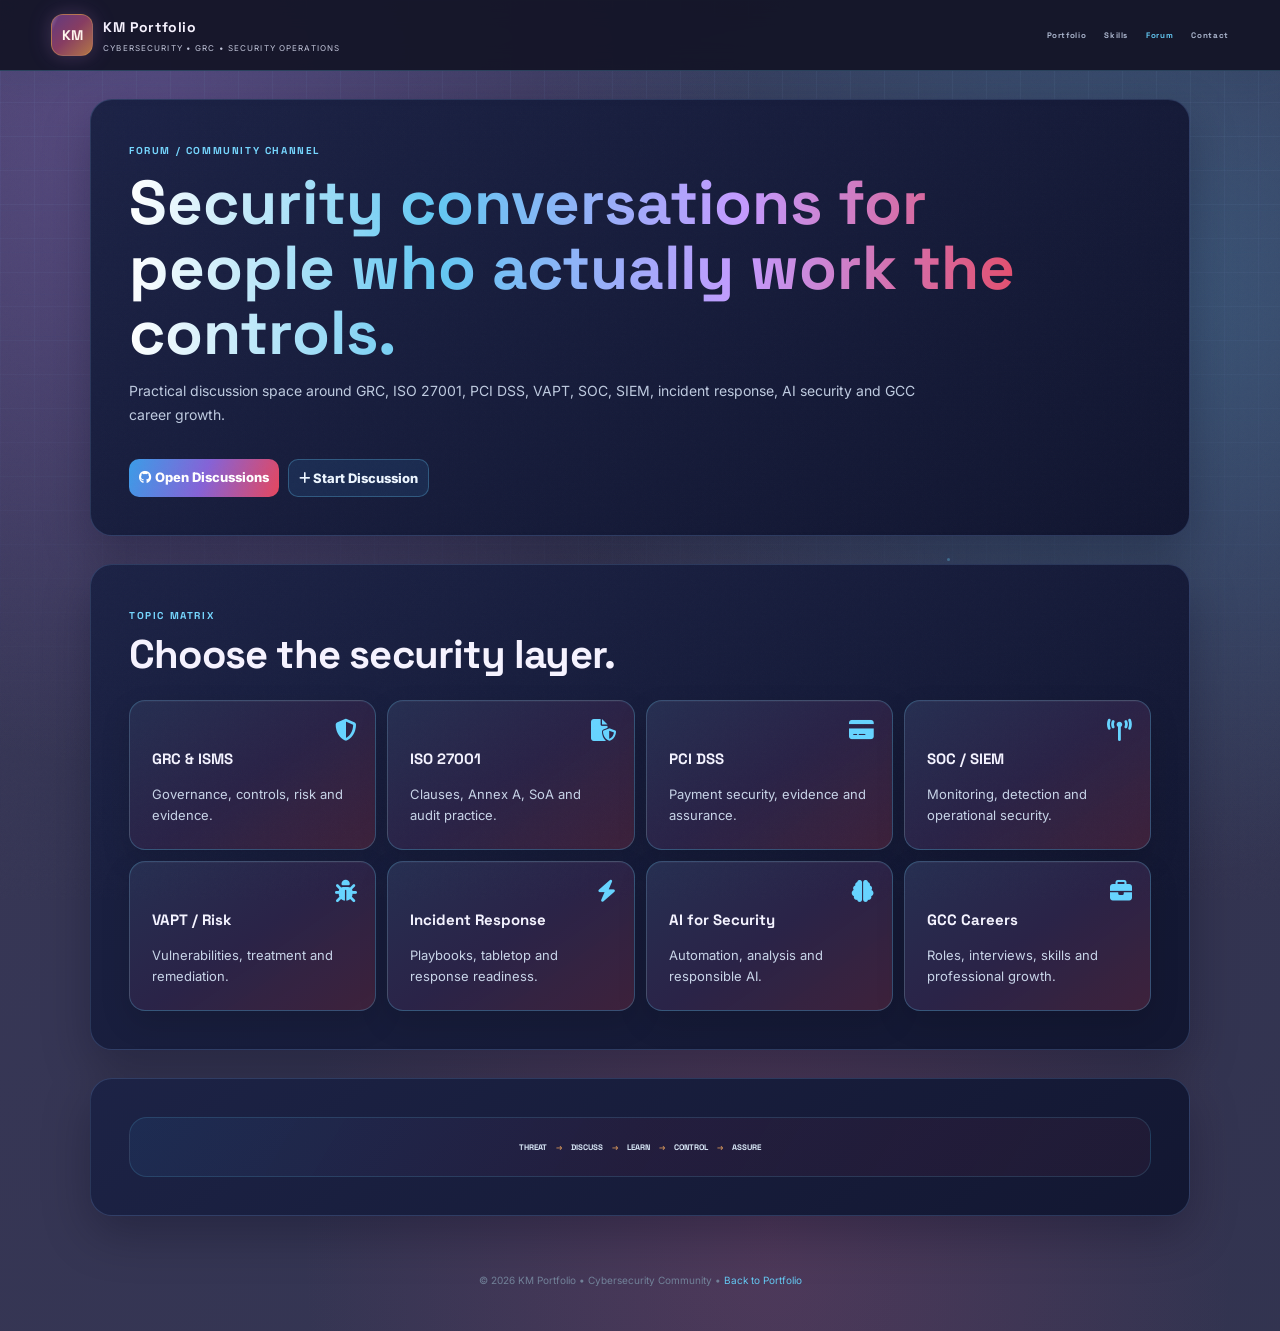
<file: forum.html>
<!doctype html><html lang="en"><head><meta charset="utf-8"><meta name="viewport" content="width=device-width,initial-scale=1"><meta name="description" content="KM Portfolio Forum — practical cybersecurity discussions by Karthikeyan M."><meta name="theme-color" content="#090B1D"><link rel="canonical" href="https://karthikmani24.github.io/Portfolio_Karthikeyan-M/forum.html"><title>KM Portfolio | Forum</title><link rel="icon" href="assets/icons/favicon.svg" type="image/svg+xml"><link rel="preconnect" href="https://fonts.googleapis.com"><link rel="preconnect" href="https://fonts.gstatic.com" crossorigin><link href="https://fonts.googleapis.com/css2?family=Inter:wght@400;500;600;700;800&family=Space+Grotesk:wght@500;600;700&display=swap" rel="stylesheet"><link rel="stylesheet" href="https://cdnjs.cloudflare.com/ajax/libs/font-awesome/6.5.2/css/all.min.css" crossorigin="anonymous" referrerpolicy="no-referrer"><link rel="stylesheet" href="assets/css/style.css"></head><body><div class="v11-noise" aria-hidden="true"></div><div class="v11-grid" aria-hidden="true"></div><div class="v11-particles" aria-hidden="true"><i></i><i></i><i></i><i></i><i></i><i></i><i></i><i></i></div><header class="v11-top"><a class="v11-brand" href="index.html"><span>KM</span><b>KM Portfolio</b><small>CYBERSECURITY • GRC • SECURITY OPERATIONS</small></a><nav class="forum-nav-v11"><a href="index.html">Portfolio</a><a href="index.html#skills">Skills</a><a class="active" href="forum.html">Forum</a><a href="index.html#contact">Contact</a></nav></header><main><section class="v11-section forum-page-hero"><div class="v11-heading"><small>FORUM / COMMUNITY CHANNEL</small><h1>Security conversations for people who actually work the controls.</h1><p>Practical discussion space around GRC, ISO 27001, PCI DSS, VAPT, SOC, SIEM, incident response, AI security and GCC career growth.</p></div><div class="forum-actions-v11"><a class="v11-btn primary" href="https://github.com/Karthikmani24/Portfolio_Karthikeyan-M/discussions" target="_blank" rel="noopener"><i class="fa-brands fa-github"></i> Open Discussions</a><a class="v11-btn" href="https://github.com/Karthikmani24/Portfolio_Karthikeyan-M/discussions/new" target="_blank" rel="noopener"><i class="fa-solid fa-plus"></i> Start Discussion</a></div></section><section class="v11-section"><div class="v11-heading"><small>TOPIC MATRIX</small><h2>Choose the security layer.</h2></div><div class="forum-topic-grid"><a href="https://github.com/Karthikmani24/Portfolio_Karthikeyan-M/discussions" target="_blank" rel="noopener" class="forum-topic"><i class="fa-solid fa-shield-halved"></i><b>GRC & ISMS</b><span>Governance, controls, risk and evidence.</span></a><a href="https://github.com/Karthikmani24/Portfolio_Karthikeyan-M/discussions" target="_blank" rel="noopener" class="forum-topic"><i class="fa-solid fa-file-shield"></i><b>ISO 27001</b><span>Clauses, Annex A, SoA and audit practice.</span></a><a href="https://github.com/Karthikmani24/Portfolio_Karthikeyan-M/discussions" target="_blank" rel="noopener" class="forum-topic"><i class="fa-solid fa-credit-card"></i><b>PCI DSS</b><span>Payment security, evidence and assurance.</span></a><a href="https://github.com/Karthikmani24/Portfolio_Karthikeyan-M/discussions" target="_blank" rel="noopener" class="forum-topic"><i class="fa-solid fa-tower-broadcast"></i><b>SOC / SIEM</b><span>Monitoring, detection and operational security.</span></a><a href="https://github.com/Karthikmani24/Portfolio_Karthikeyan-M/discussions" target="_blank" rel="noopener" class="forum-topic"><i class="fa-solid fa-bug"></i><b>VAPT / Risk</b><span>Vulnerabilities, treatment and remediation.</span></a><a href="https://github.com/Karthikmani24/Portfolio_Karthikeyan-M/discussions" target="_blank" rel="noopener" class="forum-topic"><i class="fa-solid fa-bolt"></i><b>Incident Response</b><span>Playbooks, tabletop and response readiness.</span></a><a href="https://github.com/Karthikmani24/Portfolio_Karthikeyan-M/discussions" target="_blank" rel="noopener" class="forum-topic"><i class="fa-solid fa-brain"></i><b>AI for Security</b><span>Automation, analysis and responsible AI.</span></a><a href="https://github.com/Karthikmani24/Portfolio_Karthikeyan-M/discussions" target="_blank" rel="noopener" class="forum-topic"><i class="fa-solid fa-briefcase"></i><b>GCC Careers</b><span>Roles, interviews, skills and professional growth.</span></a></div></section><section class="v11-section"><div class="forum-control-dna"><span>THREAT</span><i>→</i><span>DISCUSS</span><i>→</i><span>LEARN</span><i>→</i><span>CONTROL</span><i>→</i><span>ASSURE</span></div></section></main><footer class="v11-footer">© 2026 KM Portfolio • Cybersecurity Community • <a href="index.html">Back to Portfolio</a></footer></body></html>
</file>
<file: assets/css/style.css>
@import url('https://fonts.googleapis.com/css2?family=Inter:wght@400;500;600;700;800&family=Space+Grotesk:wght@500;600;700&display=swap');
:root{
 --bg:#080A18;--bg2:#0D1030;--panel:rgba(15,20,46,.78);--panel2:rgba(21,27,59,.82);
 --blue:#3BA7FF;--electric:#69D9FF;--purple:#9A67FF;--burg:#76264F;--red:#F04B62;--copper:#C98A52;
 --text:#F5F7FF;--muted:#AEB9D0;--line:rgba(105,217,255,.18);--shadow:0 24px 80px rgba(0,0,0,.42);
}
*{box-sizing:border-box}
html{scroll-behavior:smooth}
body{margin:0;background:
 radial-gradient(circle at 8% 10%,rgba(154,103,255,.18),transparent 25%),
 radial-gradient(circle at 90% 12%,rgba(59,167,255,.18),transparent 25%),
 radial-gradient(circle at 78% 76%,rgba(118,38,79,.20),transparent 27%),
 radial-gradient(circle at 20% 88%,rgba(240,75,98,.08),transparent 25%),
 linear-gradient(135deg,#070917,#0C1026 45%,#10152F 70%,#090A18);
 color:var(--text);font-family:Inter,system-ui,sans-serif;overflow-x:hidden}
body:before{content:"";position:fixed;inset:0;pointer-events:none;background:radial-gradient(circle at 50% 40%,transparent 0 22%,rgba(154,103,255,.045) 50%,transparent 72%);animation:v11Breath 10s ease-in-out infinite alternate;z-index:-2}
@keyframes v11Breath{to{transform:scale(1.08);opacity:.75}}
.v11-noise{position:fixed;inset:0;pointer-events:none;opacity:.035;z-index:10;background-image:url("data:image/svg+xml,%3Csvg xmlns='http://www.w3.org/2000/svg' width='140' height='140'%3E%3Cfilter id='n'%3E%3CfeTurbulence baseFrequency='.9' numOctaves='3' stitchTiles='stitch'/%3E%3C/filter%3E%3Crect width='100%25' height='100%25' filter='url(%23n)' opacity='.55'/%3E%3C/svg%3E")}
.v11-grid{position:fixed;inset:0;pointer-events:none;z-index:-1;background:linear-gradient(rgba(105,217,255,.055) 1px,transparent 1px),linear-gradient(90deg,rgba(154,103,255,.045) 1px,transparent 1px);background-size:42px 42px;mask-image:linear-gradient(to bottom,#000,transparent 88%);animation:v11Grid 24s linear infinite}
@keyframes v11Grid{to{background-position:42px 42px}}
.v11-particles i{position:fixed;width:3px;height:3px;border-radius:50%;background:var(--electric);box-shadow:0 0 14px var(--electric);opacity:.45;animation:v11Particle 8s ease-in-out infinite;z-index:-1}
.v11-particles i:nth-child(1){left:12%;top:22%}.v11-particles i:nth-child(2){left:82%;top:20%;animation-delay:1s;background:var(--copper)}.v11-particles i:nth-child(3){left:24%;top:70%;animation-delay:2s;background:var(--red)}.v11-particles i:nth-child(4){left:74%;top:62%;animation-delay:3s}.v11-particles i:nth-child(5){left:52%;top:28%;animation-delay:4s;background:var(--purple)}.v11-particles i:nth-child(6){left:90%;top:82%;animation-delay:5s;background:var(--red)}.v11-particles i:nth-child(7){left:7%;top:88%;animation-delay:6s;background:var(--copper)}.v11-particles i:nth-child(8){left:46%;top:86%;animation-delay:7s}
@keyframes v11Particle{0%,100%{transform:translate3d(0,0,0);opacity:.25}50%{transform:translate3d(0,-18px,0);opacity:.9}}
.v11-top{position:sticky;top:0;z-index:30;display:flex;align-items:center;justify-content:space-between;gap:20px;padding:14px clamp(18px,4vw,64px);background:rgba(6,8,22,.78);border-bottom:1px solid var(--line);backdrop-filter:blur(16px)}
.v11-brand{display:grid;grid-template-columns:42px 1fr;column-gap:10px;text-decoration:none;color:var(--text);align-items:center}.v11-brand span{grid-row:span 2;width:42px;height:42px;border-radius:12px;display:grid;place-items:center;font:800 14px "Space Grotesk";background:linear-gradient(135deg,var(--purple),var(--blue),var(--burg));box-shadow:0 0 30px rgba(59,167,255,.2);animation:v11Logo 5s ease-in-out infinite}.v11-brand b{font:800 13px "Space Grotesk";letter-spacing:.08em}.v11-brand small{font-size:8px;letter-spacing:.14em;color:var(--muted)}@keyframes v11Logo{50%{transform:rotate(2deg) translateY(-2px);box-shadow:0 0 40px rgba(154,103,255,.28)}}
#v11Nav{display:flex;gap:18px}#v11Nav a{color:#C9D5E8;text-decoration:none;font-size:12px;font-weight:700;position:relative}#v11Nav a:after{content:"";position:absolute;left:0;right:100%;bottom:-7px;height:2px;background:linear-gradient(90deg,var(--blue),var(--red));transition:.3s}#v11Nav a:hover:after{right:0}.v11-menu{display:none}
.v11-shell{width:min(1200px,calc(100% - 36px));margin:42px auto 0}.v11-hero{display:grid;grid-template-columns:300px 1fr;gap:28px;align-items:stretch}
.v11-profile-card,.v11-hero-main,.v11-section,.v11-command,.timeline-card,.skill-matrix article,.vault-card,.project-v11,.contact-v11{border:1px solid var(--line);background:linear-gradient(145deg,rgba(20,27,59,.84),rgba(8,12,29,.78));box-shadow:var(--shadow);border-radius:22px}
.v11-profile-card{padding:26px;position:relative;overflow:hidden}.v11-profile-card:before{content:"";position:absolute;inset:0;background:linear-gradient(120deg,transparent 30%,rgba(105,217,255,.07),transparent 70%);transform:translateX(-120%);animation:v11Sweep 8s ease-in-out infinite}@keyframes v11Sweep{35%,100%{transform:translateX(120%)}}
.v11-avatar{width:132px;height:132px;margin:0 auto 18px;border-radius:34px;display:grid;place-items:center;position:relative;background:radial-gradient(circle at 35% 25%,var(--purple),var(--burg) 50%,#090A18 78%);border:1px solid rgba(105,217,255,.35);box-shadow:0 0 55px rgba(154,103,255,.2),inset 0 0 30px rgba(255,255,255,.04);font:800 28px "Space Grotesk"}.v11-avatar i{position:absolute;inset:-10px;border:1px dashed rgba(105,217,255,.3);border-radius:42px;animation:v11Spin 12s linear infinite}@keyframes v11Spin{to{transform:rotate(360deg)}}
.v11-status{font:800 8px "Space Grotesk";letter-spacing:.11em;color:#91F1C1;text-align:center}.v11-status span{display:inline-block;width:7px;height:7px;border-radius:50%;background:#72E4A8;box-shadow:0 0 12px #72E4A8;margin-right:6px;animation:v11Blink 1.8s ease-in-out infinite}@keyframes v11Blink{50%{opacity:.3;transform:scale(.65)}}
.v11-profile-card h1{text-align:center;font:800 22px "Space Grotesk";margin:14px 0 7px}.v11-role{text-align:center;color:#B8C4D8;font-size:12px;line-height:1.6}.v11-location{font-size:10px;color:var(--muted);text-align:center}.v11-location i{color:var(--electric)}
.v11-profile-actions{display:grid;grid-template-columns:1fr 1fr;gap:8px;margin:18px 0}.v11-profile-actions a,.v11-btn{border:1px solid rgba(105,217,255,.22);border-radius:10px;padding:10px;text-align:center;text-decoration:none;color:#DCEBFA;font-size:10px;font-weight:800;background:rgba(59,167,255,.06)}.v11-profile-actions a:hover,.v11-btn:hover{border-color:var(--electric);box-shadow:0 0 25px rgba(59,167,255,.12)}
.v11-profile-tags{display:flex;flex-wrap:wrap;gap:6px}.v11-profile-tags span{font:700 7px "Space Grotesk";color:#B7DFFF;border:1px solid rgba(154,103,255,.25);padding:5px 7px;border-radius:999px;background:rgba(118,38,79,.12)}.v11-side-note{margin-top:20px;padding-top:16px;border-top:1px solid rgba(105,217,255,.1);display:flex;gap:9px;color:var(--muted);font-size:9px}.v11-side-note i{color:var(--copper)}.v11-side-note b{color:#E8F1FF}
.v11-hero-main{padding:38px;overflow:hidden;position:relative}.v11-kicker{display:flex;align-items:center;gap:10px;color:var(--electric);font:800 9px "Space Grotesk";letter-spacing:.11em}.v11-kicker i{width:34px;height:1px;background:linear-gradient(90deg,var(--blue),var(--red));animation:v11Line 2s ease-in-out infinite alternate}@keyframes v11Line{to{width:70px}}
.v11-hero-main h2{max-width:850px;font:800 clamp(32px,5vw,66px)/1.04 "Space Grotesk";margin:26px 0 18px;letter-spacing:-.035em}.v11-hero-main h2 em{font-style:normal;background:linear-gradient(90deg,#FFF,var(--electric),#C49BFF,var(--red));-webkit-background-clip:text;background-clip:text;color:transparent}.v11-intro{max-width:760px;color:#C0CBDB;font-size:15px;line-height:1.75}
.v11-about-grid{display:grid;grid-template-columns:repeat(3,1fr);gap:10px;margin-top:28px}.v11-about-grid article{padding:15px;border:1px solid rgba(105,217,255,.1);border-radius:14px;background:rgba(8,12,28,.4);animation:v11Card 5s ease-in-out infinite}.v11-about-grid article:nth-child(2){animation-delay:1s}.v11-about-grid article:nth-child(3){animation-delay:2s}@keyframes v11Card{50%{transform:translateY(-3px);border-color:rgba(201,138,82,.24)}}.v11-about-grid span{font:700 7px "Space Grotesk";color:var(--copper)}.v11-about-grid b{display:block;font-size:13px;margin:7px 0}.v11-about-grid p{margin:0;color:#98A9BF;font-size:10px;line-height:1.6}
.v11-command{margin-top:22px;padding:14px;background:linear-gradient(120deg,rgba(59,167,255,.08),rgba(118,38,79,.11));overflow:hidden;position:relative}.command-head{display:flex;justify-content:space-between;font:800 8px "Space Grotesk";letter-spacing:.1em;color:#B9D8EA}.command-head i{color:var(--electric)}.command-head small{color:var(--copper)}
.dna{display:flex;align-items:center;gap:7px;justify-content:center;flex-wrap:wrap;margin-top:18px}.dna-node{padding:8px 10px;border-radius:9px;border:1px solid rgba(105,217,255,.2);background:rgba(5,10,25,.72);font:800 7px "Space Grotesk";color:#DDEBFA;position:relative;animation:v11Dna 3.5s ease-in-out infinite}.dna-node.n2{animation-delay:.5s}.dna-node.n3{animation-delay:1s}.dna-node.n4{animation-delay:1.5s}.dna-node.n5{animation-delay:2s}.dna-node.n1{border-color:rgba(240,75,98,.4)}.dna-node.n3{border-color:rgba(201,138,82,.45)}.dna-node.n5{border-color:rgba(154,103,255,.45)}@keyframes v11Dna{50%{transform:translateY(-4px);box-shadow:0 0 22px rgba(59,167,255,.12)}}.dna>b{}.dna i{width:18px;height:1px;background:linear-gradient(90deg,var(--red),var(--electric));position:relative}.dna i:after{content:"";position:absolute;width:5px;height:5px;border-radius:50%;background:var(--electric);right:0;top:-2px;box-shadow:0 0 9px var(--electric);animation:v11Flow 1.6s linear infinite}@keyframes v11Flow{from{right:100%}to{right:0}}
.v11-section{width:min(1100px,calc(100% - 36px));margin:28px auto;padding:38px}.v11-heading small{font:800 8px "Space Grotesk";color:var(--electric);letter-spacing:.16em}.v11-heading h2{font:800 clamp(25px,3.3vw,40px)/1.12 "Space Grotesk";margin:10px 0 8px}.v11-heading p{color:var(--muted);font-size:11px}.v11-heading code{color:var(--copper)}
.about-copy{max-width:850px;color:#BAC7D8;font-size:14px;line-height:1.9}.about-copy p{margin:0 0 15px}
.resume-grid{display:grid;grid-template-columns:1fr 1fr;gap:18px;margin-top:22px}.resume-column h3{font:800 12px "Space Grotesk";color:#DCEBFA}.resume-column h3 i{color:var(--copper);margin-right:7px}.timeline-card{padding:19px;margin-top:12px;border-radius:16px;animation:v11Card 6s ease-in-out infinite}.timeline-card:nth-child(3){animation-delay:1.4s}.timeline-card span,.project-v11>span,.vault-card>span{font:800 7px "Space Grotesk";color:var(--electric);letter-spacing:.1em}.timeline-card h4{font:700 17px Space Grotesk;margin:8px 0}.timeline-card p{color:#A9B8CB;font-size:11px;line-height:1.7}.timeline-card b{font:800 7px "Space Grotesk";color:var(--copper);letter-spacing:.08em}.resume-actions{margin-top:20px}
.v11-btn.primary{background:linear-gradient(110deg,var(--blue),var(--purple),var(--red));border:none;color:white}
.skill-matrix{display:grid;grid-template-columns:repeat(3,1fr);gap:12px;margin-top:22px}.skill-matrix article{padding:20px;border-radius:17px;position:relative;overflow:hidden}.skill-matrix article:after{content:"";position:absolute;left:-100%;top:0;width:55%;height:1px;background:linear-gradient(90deg,transparent,var(--electric),transparent);animation:v11Scan 7s linear infinite}.skill-matrix article:nth-child(2):after{animation-delay:1s}.skill-matrix article:nth-child(3):after{animation-delay:2s}.skill-matrix article:nth-child(4):after{animation-delay:3s}.skill-matrix article:nth-child(5):after{animation-delay:4s}.skill-matrix article:nth-child(6):after{animation-delay:5s}@keyframes v11Scan{to{left:150%}}.skill-matrix i{font-size:18px;color:var(--blue)}.skill-matrix span{display:block;font:800 7px "Space Grotesk";color:var(--electric);margin-top:13px}.skill-matrix b{display:block;margin-top:6px;font-size:18px}.skill-matrix p{color:#99A9BE;font-size:10px;line-height:1.6}
.vault-grid{display:grid;grid-template-columns:repeat(3,1fr);gap:13px;margin-top:22px}.vault-card{padding:19px;border-radius:17px;position:relative;overflow:hidden;transition:transform .3s,border-color .3s}.vault-card:hover{transform:translateY(-5px);border-color:rgba(105,217,255,.4)}.vault-card:before{content:"";position:absolute;inset:0;background:linear-gradient(110deg,transparent 35%,rgba(105,217,255,.08),transparent 65%);transform:translateX(-120%);animation:v11Sweep 7s ease-in-out infinite}.vault-icon{width:46px;height:46px;border-radius:13px;display:grid;place-items:center;background:linear-gradient(135deg,rgba(59,167,255,.2),rgba(118,38,79,.28));color:var(--electric);font-size:17px;margin-bottom:13px}.vault-card h3{font-size:15px;line-height:1.35;margin:7px 0}.vault-card small{color:#9EADC1;font-size:10px}.view-cert,.project-cert-link{margin-top:14px;width:100%;padding:9px;border-radius:9px;border:1px solid rgba(105,217,255,.22);background:rgba(59,167,255,.06);color:#DCEBFA;font:800 7px "Space Grotesk";cursor:pointer}.view-cert:hover,.project-cert-link:hover{border-color:var(--copper);box-shadow:0 0 22px rgba(201,138,82,.12)}
.project-grid{display:grid;grid-template-columns:1fr 1fr;gap:15px;margin-top:22px}.project-v11{padding:22px;border-radius:18px;overflow:hidden;position:relative}.project-v11:nth-child(1){background:linear-gradient(135deg,rgba(59,167,255,.11),rgba(118,38,79,.11))}.project-v11:nth-child(2){background:linear-gradient(135deg,rgba(105,217,255,.09),rgba(240,75,98,.08))}.project-v11:nth-child(3){background:linear-gradient(135deg,rgba(154,103,255,.1),rgba(201,138,82,.08))}.project-v11:nth-child(4){background:linear-gradient(135deg,rgba(118,38,79,.13),rgba(59,167,255,.08))}.project-v11 h3{font-size:20px;margin:9px 0}.project-v11 p{color:#A6B5C8;font-size:11px;line-height:1.7}.project-chain{display:flex;flex-wrap:wrap;align-items:center;gap:6px;margin-top:15px}.project-chain i{font:800 6px "Space Grotesk";font-style:normal;color:#DDEBFA;padding:6px 7px;border-radius:7px;background:rgba(5,10,25,.7);border:1px solid rgba(105,217,255,.14)}.project-chain b{font-size:10px;color:var(--copper)}.contact-v11{padding:25px;display:flex;justify-content:space-between;align-items:center;gap:18px}.contact-v11 p{margin:0;color:#B4C1D2;line-height:1.7;font-size:12px}.contact-actions{display:flex;gap:8px;flex-wrap:wrap}
.v11-modal{position:fixed;inset:0;background:rgba(2,4,14,.88);backdrop-filter:blur(12px);z-index:100;display:none;align-items:center;justify-content:center;padding:20px}.v11-modal.open{display:flex;animation:v11Modal .25s ease}@keyframes v11Modal{from{opacity:0}to{opacity:1}}.modal-close{position:absolute;right:24px;top:20px;width:40px;height:40px;border-radius:50%;border:1px solid rgba(105,217,255,.3);background:#10162E;color:white;cursor:pointer}.modal-shell{width:min(1000px,95vw);height:min(86vh,800px);background:#0B1024;border:1px solid rgba(105,217,255,.22);border-radius:18px;overflow:hidden;box-shadow:0 30px 100px rgba(0,0,0,.55)}.modal-head{height:48px;display:flex;align-items:center;justify-content:space-between;padding:0 15px;border-bottom:1px solid rgba(105,217,255,.12);font:800 8px "Space Grotesk";color:var(--electric)}.modal-head small{color:#8293AA;max-width:55%;overflow:hidden;text-overflow:ellipsis;white-space:nowrap}.modal-shell iframe,.modal-shell img{width:100%;height:calc(100% - 48px);border:0;object-fit:contain;background:#0B1024}
@media(max-width:900px){.v11-hero{grid-template-columns:1fr}.v11-profile-card{max-width:520px;margin:auto;width:100%}.skill-matrix{grid-template-columns:repeat(2,1fr)}.vault-grid{grid-template-columns:repeat(2,1fr)}}
@media(max-width:700px){.v11-top{padding:11px 15px}.v11-brand b{font-size:10px}.v11-brand small{font-size:6px}.v11-menu{display:block;background:none;border:1px solid var(--line);color:white;border-radius:8px;padding:8px}.v11-top nav{position:absolute;left:12px;right:12px;top:70px;display:none;flex-direction:column;padding:12px;border:1px solid var(--line);border-radius:14px;background:#0B1024;box-shadow:var(--shadow)}.v11-top nav.open{display:flex}.v11-shell,.v11-section{width:min(100% - 20px,1100px)}.v11-hero-main,.v11-section{padding:24px}.v11-hero-main h2{font-size:31px}.v11-about-grid{grid-template-columns:1fr}.resume-grid,.project-grid{grid-template-columns:1fr}.skill-matrix,.vault-grid{grid-template-columns:1fr}.contact-v11{display:block}.contact-actions{margin-top:15px}.v11-profile-card{padding:22px}.dna{gap:5px}.dna i{width:10px}.dna-node{padding:7px 6px;font-size:6px}.v11-grid{background-size:30px 30px}}
@media(max-width:420px){.v11-brand small{display:none}.v11-hero-main h2{font-size:27px}.v11-heading h2{font-size:24px}.v11-section{padding:20px}.v11-profile-actions{grid-template-columns:1fr}.project-chain b{display:none}.project-chain{gap:5px}.dna-node{font-size:5.5px}}
@media(prefers-reduced-motion:reduce){*,*:before,*:after{animation:none!important;transition:none!important;scroll-behavior:auto!important}}
@media(hover:none) and (pointer:coarse){.vault-card:hover,.v11-btn:hover,.view-cert:hover{transform:none;box-shadow:none}.v11-grid{animation-duration:40s}.v11-particles i{animation-duration:12s}.v11-sweep{animation-duration:14s}}

/* V11 update: interactive skill tabs, hidden contact reveal and forum teaser */
.skill-tabs{display:grid;grid-template-columns:repeat(6,1fr);gap:8px;margin-top:22px}
.skill-tab{min-height:74px;border:1px solid rgba(105,217,255,.14);border-radius:14px;background:rgba(8,12,28,.55);color:#B8C7DA;cursor:pointer;padding:12px 8px;font:700 8px "Space Grotesk";transition:transform .25s,border-color .25s,background .25s,box-shadow .25s}
.skill-tab i{display:block;font-size:18px;color:var(--blue);margin-bottom:8px}.skill-tab span{display:block}.skill-tab:hover{transform:translateY(-3px);border-color:rgba(105,217,255,.35)}
.skill-tab.active{background:linear-gradient(135deg,rgba(59,167,255,.14),rgba(154,103,255,.12),rgba(240,75,98,.08));border-color:rgba(105,217,255,.48);box-shadow:0 0 28px rgba(59,167,255,.09);color:#F7FAFF}.skill-tab.active i{color:var(--electric)}
.skill-panel-wrap{margin-top:12px}.skill-panel{min-height:190px;padding:24px;border-radius:18px;display:grid;grid-template-columns:62px 1fr;gap:18px;align-items:start;background:linear-gradient(135deg,rgba(59,167,255,.08),rgba(118,38,79,.10),rgba(154,103,255,.06));border:1px solid rgba(105,217,255,.16);position:relative;overflow:hidden}.skill-panel[hidden]{display:none}
.skill-panel:before{content:"";position:absolute;left:-20%;top:0;width:40%;height:1px;background:linear-gradient(90deg,transparent,var(--red),var(--electric),transparent);animation:v11SkillScan 4.5s linear infinite}.skill-panel-icon{width:58px;height:58px;border-radius:16px;display:grid;place-items:center;background:linear-gradient(135deg,rgba(59,167,255,.18),rgba(154,103,255,.18));border:1px solid rgba(105,217,255,.18);color:var(--electric);font-size:21px;box-shadow:0 0 28px rgba(59,167,255,.08)}.skill-panel small{font:800 7px "Space Grotesk";color:var(--copper);letter-spacing:.12em}.skill-panel h3{font:800 25px "Space Grotesk";margin:6px 0 8px}.skill-panel p{max-width:780px;color:#AAB9CB;font-size:12px;line-height:1.75;margin:0}.skill-pills{display:flex;flex-wrap:wrap;gap:6px;margin-top:14px}.skill-pills b{font:800 7px "Space Grotesk";color:#DCEBFA;padding:7px 8px;border:1px solid rgba(105,217,255,.14);border-radius:8px;background:rgba(5,10,25,.55)}
@keyframes v11SkillScan{to{left:110%}}
.contact-reveal{font:800 7px "Space Grotesk"}.contact-reveal-status{min-height:30px;margin-top:10px;color:var(--electric);font:700 10px Space Grotesk}.contact-reveal-status a{color:inherit;text-decoration:none;border-bottom:1px dashed rgba(105,217,255,.4)}
.forum-teaser-card{display:flex;justify-content:space-between;align-items:center;gap:22px;padding:25px;border-radius:18px;background:linear-gradient(135deg,rgba(59,167,255,.08),rgba(118,38,79,.13),rgba(240,75,98,.06));border:1px solid rgba(105,217,255,.16);position:relative;overflow:hidden}.forum-teaser-card:after{content:"";position:absolute;inset:0;pointer-events:none;background:linear-gradient(105deg,transparent 35%,rgba(105,217,255,.07),transparent 65%);transform:translateX(-110%);animation:v11ForumSweep 6s ease-in-out infinite}.forum-teaser-card>div:first-child{position:relative;z-index:1}.forum-teaser-card>div:first-child>span{font:800 7px "Space Grotesk";color:var(--electric);letter-spacing:.12em}.forum-teaser-card h3{font-size:19px;margin:8px 0}.forum-teaser-card p{color:#AAB9CB;font-size:11px;line-height:1.7;max-width:700px;margin:0}.forum-teaser-card .contact-actions{position:relative;z-index:1}.forum-teaser .v11-btn{white-space:nowrap}
@keyframes v11ForumSweep{to{transform:translateX(110%)}}
@media(max-width:900px){.skill-tabs{grid-template-columns:repeat(3,1fr)}.forum-teaser-card{display:block}.forum-teaser-card .contact-actions{margin-top:16px}}
@media(max-width:700px){.skill-tabs{grid-template-columns:repeat(2,1fr)}.skill-panel{grid-template-columns:1fr;min-height:0}.skill-panel-icon{width:50px;height:50px}.skill-panel h3{font-size:21px}.forum-teaser-card{padding:20px}}
@media(max-width:420px){.skill-tabs{grid-template-columns:1fr 1fr}.skill-tab{min-height:68px;font-size:7px}}
@media(prefers-reduced-motion:reduce){.skill-panel:before,.forum-teaser-card:after{animation:none!important}}

.forum-nav-v11{display:flex;gap:18px;align-items:center}.forum-nav-v11 a{color:#AEB9D0;text-decoration:none;font:700 8px "Space Grotesk";letter-spacing:.08em}.forum-nav-v11 a:hover,.forum-nav-v11 a.active{color:var(--electric)}
.forum-page-hero{min-height:46vh;display:flex;flex-direction:column;justify-content:center}.forum-page-hero h1{font:800 clamp(32px,5vw,62px)/1.05 "Space Grotesk";max-width:920px;margin:12px 0;background:linear-gradient(90deg,#fff,var(--electric),#C49BFF,var(--red));-webkit-background-clip:text;background-clip:text;color:transparent}.forum-page-hero p{max-width:820px;color:#B4C2D4;font-size:14px;line-height:1.8}.forum-actions-v11{display:flex;gap:9px;flex-wrap:wrap;margin-top:18px}.forum-topic-grid{display:grid;grid-template-columns:repeat(4,1fr);gap:11px;margin-top:22px}.forum-topic{min-height:150px;padding:18px;border-radius:16px;color:#fff;text-decoration:none;background:linear-gradient(135deg,rgba(59,167,255,.08),rgba(118,38,79,.12));border:1px solid rgba(105,217,255,.14);display:flex;flex-direction:column;justify-content:flex-end;position:relative;overflow:hidden;transition:transform .25s,border-color .25s}.forum-topic:hover{transform:translateY(-5px);border-color:rgba(105,217,255,.38)}.forum-topic i{position:absolute;top:18px;right:18px;color:var(--electric);font-size:18px}.forum-topic b{font:800 11px "Space Grotesk";color:#EAF4FF}.forum-topic span{color:#9DADC2;font-size:10px;line-height:1.55;margin-top:7px}.forum-control-dna{display:flex;justify-content:center;align-items:center;flex-wrap:wrap;gap:9px;padding:24px;border-radius:18px;background:linear-gradient(120deg,rgba(59,167,255,.08),rgba(118,38,79,.12),rgba(240,75,98,.06));border:1px solid rgba(105,217,255,.15);font:800 8px "Space Grotesk";color:#DCEBFA}.forum-control-dna i{font-style:normal;color:var(--copper)}.v11-footer{text-align:center;padding:30px 20px 45px;color:#718198;font-size:10px}.v11-footer a{color:var(--electric);text-decoration:none}
@media(max-width:900px){.forum-topic-grid{grid-template-columns:repeat(2,1fr)}}
@media(max-width:700px){.forum-nav-v11{gap:9px}.forum-nav-v11 a{font-size:7px}.forum-nav-v11 a:nth-child(2){display:none}.forum-page-hero{min-height:auto}.forum-topic-grid{grid-template-columns:1fr}.forum-control-dna{gap:6px;font-size:7px}}


/* V11.1 — true tabbed portfolio: one visible page at a time */
.page-panel{display:none}
.page-panel.page-active{display:block;animation:v11PageIn .38s ease both}
@keyframes v11PageIn{from{opacity:0;transform:translateY(10px)}to{opacity:1;transform:none}}
#top>.page-panel.page-active{min-height:calc(100vh - 74px)}
#top>.page-panel.page-active>.v11-section{margin-top:32px}
#top>.page-panel.page-active:first-child>.v11-section{margin-top:32px}
#v11Nav a.active{color:#F4D6C5}
#v11Nav a.active:after{right:0;background:linear-gradient(90deg,var(--copper),var(--red),var(--blue))}
.v11-brand span{background:linear-gradient(135deg,#4B162B 0%,#8E3D52 42%,#C98A52 100%);color:#FFF4E8;border:1px solid rgba(201,138,82,.48);box-shadow:0 0 28px rgba(201,138,82,.16),inset 0 0 16px rgba(255,255,255,.08)}
.v11-avatar{background:radial-gradient(circle at 35% 25%,#A65C76,#4B162B 52%,#0A0912 82%);border-color:rgba(201,138,82,.42);box-shadow:0 0 55px rgba(201,138,82,.14),inset 0 0 30px rgba(255,255,255,.04)}
.v11-avatar i{border-color:rgba(201,138,82,.32)}
.v11-brand b,.v11-profile-card h1,.v11-hero-main h2,.v11-heading h2,.timeline-card h4,.vault-card h3,.project-v11 h3,.skill-panel h3,.recruiter-v11-head h3,.contact-v11 h2{font-family:"Space Grotesk",Inter,sans-serif}
.v11-brand b,.v11-heading h2,.timeline-card h4,.vault-card h3,.project-v11 h3{letter-spacing:-.02em}
.recruiter-v11-panel{position:relative;margin-top:18px;padding:22px;border-radius:24px;overflow:hidden;background:linear-gradient(145deg,rgba(255,255,255,.055),rgba(118,38,79,.10),rgba(59,167,255,.055));border:1px solid rgba(105,217,255,.16);box-shadow:var(--shadow)}
.recruiter-v11-panel:before{content:"";position:absolute;inset:-50%;background:conic-gradient(from 0deg,transparent 0 72%,rgba(201,138,82,.09) 74%,transparent 78%);animation:v11RecruiterSweep 12s linear infinite;pointer-events:none}
.recruiter-v11-head,.recruiter-tabs-v11,.recruiter-preview-v11{position:relative;z-index:1}
.recruiter-v11-head{display:flex;justify-content:space-between;align-items:center;gap:14px;margin-bottom:15px}.recruiter-v11-head>div:first-child>span{font:800 8px "Space Grotesk";letter-spacing:.14em;color:var(--electric)}.recruiter-v11-head h3{margin:5px 0 0;font-size:21px}.recruiter-live{display:flex;align-items:center;gap:7px;padding:8px 11px;border:1px solid rgba(105,217,255,.14);border-radius:999px;background:rgba(8,12,28,.45);font:800 8px "Space Grotesk";color:#B7DFFF}.recruiter-live i{width:7px;height:7px;border-radius:50%;background:#72E4A8;box-shadow:0 0 10px #72E4A8;animation:v11Live 1.8s infinite}
.recruiter-tabs-v11{display:grid;grid-template-columns:repeat(4,1fr);gap:10px}.recruiter-tab-v11{display:grid;grid-template-columns:44px 1fr;grid-template-rows:auto auto;column-gap:10px;align-items:center;min-height:70px;padding:12px;border:1px solid rgba(105,217,255,.12);border-radius:16px;text-decoration:none;background:rgba(8,12,28,.42);transition:.28s}.recruiter-tab-v11:hover{transform:translateY(-5px);border-color:rgba(201,138,82,.45);box-shadow:0 16px 34px rgba(201,138,82,.08);background:rgba(118,38,79,.13)}.recruiter-tab-v11 span{grid-row:1/3;width:44px;height:44px;display:grid;place-items:center;border-radius:13px;background:linear-gradient(135deg,#4B162B,#8E3D52 52%,#C98A52);color:#FFF3E8;font:800 12px "Space Grotesk";box-shadow:0 7px 16px rgba(0,0,0,.2)}.recruiter-tab-v11 b{font-size:11px;color:#EDF5FF}.recruiter-tab-v11 small{font-size:8px;color:#9DADC2}.recruiter-preview-v11{display:flex;align-items:center;gap:13px;margin-top:14px;padding:15px;border:1px solid rgba(105,217,255,.12);border-radius:17px;background:rgba(8,12,28,.42)}.recruiter-preview-v11 .preview-pulse{width:9px;height:9px;flex:0 0 9px;border-radius:50%;background:var(--copper);box-shadow:0 0 0 0 rgba(201,138,82,.35);animation:v11Live 1.8s infinite}.recruiter-preview-v11>div{flex:1}.recruiter-preview-v11 small{font:800 7px "Space Grotesk";letter-spacing:.12em;color:var(--electric)}.recruiter-preview-v11 h4{margin:4px 0;font:700 14px "Space Grotesk"}.recruiter-preview-v11 p{margin:0;color:#AAB9CB;font-size:10px;line-height:1.6}
@keyframes v11RecruiterSweep{to{transform:rotate(360deg)}}@keyframes v11Live{70%{box-shadow:0 0 0 9px rgba(114,228,168,0)}}
.forum-topic-grid-main{margin-top:18px}
@media(max-width:1000px){.recruiter-tabs-v11{grid-template-columns:repeat(2,1fr)}}
@media(max-width:700px){.recruiter-v11-head{align-items:flex-start;flex-direction:column}.recruiter-tabs-v11{grid-template-columns:1fr}.recruiter-preview-v11{align-items:flex-start}.page-panel.page-active{animation:none}}
@media(prefers-reduced-motion:reduce){.page-panel.page-active,.recruiter-v11-panel:before,.recruiter-live i,.recruiter-preview-v11 .preview-pulse{animation:none!important}}

/* =========================================================
   V11.2 — LIGHT TECHNOLOGY BLUE + MOBILE STABILITY PATCH
   ========================================================= */
:root{
  --bg:#eaf6ff;
  --bg2:#f7fbff;
  --panel:rgba(255,255,255,.88);
  --panel2:rgba(239,248,255,.94);
  --blue:#258fd3;
  --electric:#39b8ef;
  --purple:#7d5bd6;
  --burg:#8b3f63;
  --red:#d9475f;
  --copper:#b8753e;
  --text:#12243a;
  --muted:#60758a;
  --line:rgba(37,143,211,.20);
  --shadow:0 18px 50px rgba(38,91,125,.13);
}
body{
  color:var(--text);
  background:
    radial-gradient(circle at 8% 8%,rgba(57,184,239,.22),transparent 27%),
    radial-gradient(circle at 92% 14%,rgba(125,91,214,.13),transparent 25%),
    radial-gradient(circle at 78% 80%,rgba(139,63,99,.12),transparent 26%),
    radial-gradient(circle at 18% 88%,rgba(217,71,95,.08),transparent 22%),
    linear-gradient(135deg,#f7fcff 0%,#e9f6ff 45%,#f5f8ff 72%,#eef5fb 100%);
}
body:before{
  background:radial-gradient(circle at 50% 40%,transparent 0 22%,rgba(57,184,239,.055) 50%,transparent 72%);
}
.v11-noise{opacity:.012}
.v11-grid{
  opacity:.55;
  background:linear-gradient(rgba(37,143,211,.055) 1px,transparent 1px),linear-gradient(90deg,rgba(125,91,214,.045) 1px,transparent 1px);
}
.v11-top{
  background:rgba(250,253,255,.90);
  border-bottom:1px solid rgba(37,143,211,.18);
  box-shadow:0 8px 28px rgba(39,91,122,.08);
}
.v11-brand{color:var(--text)}
.v11-brand b{color:#19314a}
.v11-brand small{color:#6d8194}
.v11-brand span{
  background:linear-gradient(135deg,#7d3f62 0%,#a85d72 48%,#b8753e 100%);
  color:#fffaf4;
  border-color:rgba(184,117,62,.48);
  box-shadow:0 8px 24px rgba(139,63,99,.15),inset 0 0 14px rgba(255,255,255,.18);
}
#v11Nav a{color:#35536c}
#v11Nav a:hover,#v11Nav a.active{color:#174d72}
#v11Nav a:after{background:linear-gradient(90deg,var(--blue),var(--red))}
.v11-profile-card,.v11-hero-main,.v11-section,.v11-command,.timeline-card,.skill-matrix article,.vault-card,.project-v11,.contact-v11{
  border-color:rgba(37,143,211,.16);
  background:linear-gradient(145deg,rgba(255,255,255,.95),rgba(239,248,255,.90));
  box-shadow:var(--shadow);
}
.v11-profile-card:before{background:linear-gradient(120deg,transparent 30%,rgba(57,184,239,.09),transparent 70%)}
.v11-profile-card:after{
  content:"01 • 10 • RISK • CONTROL";
  position:absolute;right:-30px;bottom:22px;
  font:800 7px "Space Grotesk";letter-spacing:.18em;color:rgba(37,143,211,.16);
  transform:rotate(-90deg);animation:v112DataDrift 7s ease-in-out infinite;
}
@keyframes v112DataDrift{0%,100%{transform:rotate(-90deg) translateX(0)}50%{transform:rotate(-90deg) translateX(-10px)}}
.v11-avatar{
  background:radial-gradient(circle at 35% 25%,#b86f86,#7b3658 52%,#4d2b40 82%);
  border-color:rgba(184,117,62,.42);
  box-shadow:0 0 40px rgba(139,63,99,.12),inset 0 0 24px rgba(255,255,255,.10);
}
.v11-avatar i{border-color:rgba(184,117,62,.30)}
.v11-status{color:#258457}
.v11-status span{background:#4fc58a;box-shadow:0 0 10px #4fc58a}
.v11-role,.v11-location{color:#63788c}
.v11-location i{color:var(--blue)}
.v11-profile-actions a,.v11-btn{
  color:#21425c;
  background:rgba(57,184,239,.055);
  border-color:rgba(37,143,211,.18);
}
.v11-profile-actions a:hover,.v11-btn:hover{border-color:var(--electric);box-shadow:0 10px 26px rgba(37,143,211,.10)}
.v11-profile-tags span{color:#3b617e;background:rgba(125,91,214,.06);border-color:rgba(125,91,214,.20)}
.v11-side-note{border-top-color:rgba(37,143,211,.10);color:#71869a}.v11-side-note b{color:#294963}
.v11-hero-main{position:relative}
.v11-hero-main:before{
  content:"";position:absolute;right:34px;top:34px;width:112px;height:112px;border:1px solid rgba(37,143,211,.12);border-radius:50%;
  box-shadow:0 0 0 14px rgba(57,184,239,.025),0 0 0 28px rgba(125,91,214,.018);
  pointer-events:none;animation:v112Radar 5.5s ease-in-out infinite;
}
.v11-hero-main:after{
  content:"";position:absolute;right:88px;top:88px;width:7px;height:7px;border-radius:50%;background:var(--red);box-shadow:0 0 0 6px rgba(217,71,95,.08),0 0 16px rgba(217,71,95,.32);pointer-events:none;animation:v112Ping 2.8s ease-in-out infinite;
}
@keyframes v112Radar{50%{transform:scale(1.08);opacity:.65}}
@keyframes v112Ping{50%{transform:translate(30px,-25px);opacity:.35}}
.v11-kicker{color:#2089c4}.v11-kicker i{background:linear-gradient(90deg,var(--blue),var(--red))}
.v11-hero-main h2{color:#16304a;font-weight:700}
.v11-hero-main h2 em{background:linear-gradient(90deg,#173b58,var(--blue),#7253c5,var(--red));-webkit-background-clip:text;background-clip:text}
.v11-intro{color:#5d7185}
.v11-about-grid article{background:rgba(239,248,255,.72);border-color:rgba(37,143,211,.10)}
.v11-about-grid b{color:#1f3c56}.v11-about-grid p{color:#6b7f92}
.v11-command{background:linear-gradient(120deg,rgba(57,184,239,.08),rgba(139,63,99,.07));}
.command-head{color:#4d6a80}.command-head i{color:var(--blue)}.command-head small{color:var(--copper)}
.dna-node{background:rgba(255,255,255,.72);color:#284a64;border-color:rgba(37,143,211,.18)}
.dna-node.n1{border-color:rgba(217,71,95,.35)}.dna-node.n3{border-color:rgba(184,117,62,.38)}.dna-node.n5{border-color:rgba(125,91,214,.38)}
.v11-section{color:var(--text)}
.v11-heading small{color:#218bc6}.v11-heading h2{color:#17334d}.v11-heading p{color:#687d91}
.resume-column h3{color:#244862}.timeline-card span,.vault-card span,.project-v11>span{color:#a96737}.timeline-card h4,.vault-card h3,.project-v11 h3,.skill-panel h3,.recruiter-v11-head h3{color:#1d3a54}.timeline-card p,.vault-card small,.project-v11 p,.skill-panel p,.recruiter-preview-v11 p{color:#63788b}
.timeline-card b{color:#42647c}
.skill-tab{color:#3a5b73;background:rgba(244,250,255,.82);border-color:rgba(37,143,211,.15)}
.skill-tab.active,.skill-tab:hover{color:#fff;background:linear-gradient(135deg,#278fcf,#6f57c7);border-color:transparent;box-shadow:0 10px 26px rgba(37,143,211,.15)}
.skill-panel{background:linear-gradient(135deg,rgba(244,251,255,.96),rgba(255,255,255,.90));border-color:rgba(37,143,211,.14)}
.skill-panel-icon{background:linear-gradient(135deg,rgba(57,184,239,.13),rgba(125,91,214,.12));color:#258fd3;border-color:rgba(37,143,211,.16)}
.skill-pills b{color:#355b75;background:rgba(234,246,255,.82);border-color:rgba(37,143,211,.13)}
.vault-card,.project-v11,.recruiter-tab-v11{transition:transform .28s ease,box-shadow .28s ease,border-color .28s ease,background .28s ease}
.vault-card:hover,.project-v11:hover{border-color:rgba(37,143,211,.30);box-shadow:0 18px 42px rgba(37,143,211,.12)}
.recruiter-v11-panel{background:linear-gradient(145deg,rgba(255,255,255,.90),rgba(233,247,255,.82),rgba(246,240,248,.86));border-color:rgba(37,143,211,.16);box-shadow:var(--shadow)}
.recruiter-v11-head>div:first-child>span,.recruiter-preview-v11 small{color:#218bc6}.recruiter-live{background:rgba(255,255,255,.68);color:#42657c;border-color:rgba(37,143,211,.13)}
.recruiter-tab-v11{background:rgba(255,255,255,.72);border-color:rgba(37,143,211,.12)}
.recruiter-tab-v11:hover{background:rgba(235,248,255,.95);border-color:rgba(184,117,62,.38);box-shadow:0 16px 34px rgba(37,143,211,.10)}
.recruiter-tab-v11 span{background:linear-gradient(135deg,#7b3658,#a85d72 52%,#b8753e)}
.recruiter-tab-v11 b{color:#23445e}.recruiter-tab-v11 small{color:#71869a}
.recruiter-preview-v11{background:rgba(255,255,255,.66);border-color:rgba(37,143,211,.12)}.recruiter-preview-v11 h4{color:#274861}
.forum-teaser-card,.forum-topic{background:linear-gradient(135deg,rgba(57,184,239,.08),rgba(139,63,99,.07),rgba(217,71,95,.035));border-color:rgba(37,143,211,.14)}
.forum-teaser-card p,.forum-topic span{color:#667b8f}.forum-topic b{color:#294963}.forum-topic i{color:#258fd3}
.contact-v11 p{color:#64798c}.contact-reveal-status{color:#258fd3}
.v11-modal{background:rgba(20,39,56,.55)!important}

/* V11.2 playful but professional field animations — desktop/tablet only */
.v11-section.page-active{position:relative}
.v11-section.page-active:after{
  content:"";position:absolute;right:24px;top:18px;width:46px;height:2px;border-radius:2px;
  background:linear-gradient(90deg,transparent,var(--electric),var(--red),transparent);
  animation:v112Scanner 3.8s ease-in-out infinite;
  pointer-events:none;opacity:.55;
}
@keyframes v112Scanner{0%,100%{transform:translateX(-35px);opacity:.15}50%{transform:translateX(35px);opacity:.75}}
.v11-profile-card .v11-profile-tags span{animation:v112Chip 4.5s ease-in-out infinite}
.v11-profile-card .v11-profile-tags span:nth-child(2){animation-delay:.3s}.v11-profile-card .v11-profile-tags span:nth-child(3){animation-delay:.6s}.v11-profile-card .v11-profile-tags span:nth-child(4){animation-delay:.9s}
@keyframes v112Chip{50%{transform:translateY(-2px);box-shadow:0 6px 14px rgba(37,143,211,.07)}}
.v11-btn:hover i{animation:v112IconPop .55s ease}
@keyframes v112IconPop{0%{transform:scale(1)}45%{transform:scale(1.22) rotate(-6deg)}100%{transform:scale(1)}}

/* MOBILE: keep the navigation visible and stable while scrolling. */
@media(max-width:700px){
  html{scroll-behavior:auto}
  body{background:linear-gradient(180deg,#f7fcff 0%,#eaf6ff 52%,#f7fbff 100%)}
  body:before{animation:none!important;opacity:.5}
  .v11-noise,.v11-grid,.v11-particles{display:none!important}
  .v11-top{position:sticky;top:0;display:grid;grid-template-columns:1fr;gap:9px;padding:9px 10px;background:rgba(250,253,255,.98);backdrop-filter:none;-webkit-backdrop-filter:none;box-shadow:0 5px 18px rgba(39,91,122,.10)}
  .v11-brand{grid-template-columns:38px 1fr;column-gap:8px;min-width:0}
  .v11-brand span{width:38px;height:38px;animation:none!important}
  .v11-brand b{font-size:9px;white-space:nowrap}.v11-brand small{font-size:5.5px;white-space:nowrap}
  .v11-menu{display:none!important}
  #v11Nav{display:flex!important;position:static;order:2;width:100%;overflow-x:auto;overflow-y:hidden;gap:7px;padding:1px 2px 5px;scrollbar-width:none;-webkit-overflow-scrolling:touch;overscroll-behavior-x:contain;flex-wrap:nowrap}
  #v11Nav::-webkit-scrollbar{display:none}
  #v11Nav a{flex:0 0 auto;padding:8px 10px;border:1px solid rgba(37,143,211,.14);border-radius:999px;background:rgba(239,248,255,.95);font-size:8px;line-height:1;color:#41627a;white-space:nowrap}
  #v11Nav a:after{display:none}
  #v11Nav a.active{background:linear-gradient(135deg,#2b96d3,#7159c8);color:#fff;border-color:transparent;box-shadow:0 5px 12px rgba(37,143,211,.15)}
  .v11-shell{margin-top:18px}
  .v11-hero-main:before,.v11-hero-main:after,.v11-profile-card:after,.v11-section.page-active:after{display:none}
  .v11-profile-card:before{animation:none!important;transform:none!important;opacity:.35}
  .v11-avatar i{animation:none!important}
  .v11-about-grid article,.v11-profile-tags span{animation:none!important}
  .dna-node,.dna i:after{animation:none!important}
  .recruiter-v11-panel:before,.recruiter-live i,.recruiter-preview-v11 .preview-pulse,.skill-panel:before,.forum-teaser-card:after{animation:none!important}
  .page-panel.page-active{animation:none!important}
  .vault-card,.project-v11,.recruiter-tab-v11{transition:none!important}
  .v11-btn:hover i{animation:none!important}
  .v11-section{box-shadow:0 12px 30px rgba(38,91,125,.09)}
}
@media(prefers-reduced-motion:reduce){
  *,*:before,*:after{animation-duration:.001ms!important;animation-iteration-count:1!important;transition-duration:.001ms!important;scroll-behavior:auto!important}
}

/* =========================================================
   V12 — MEDIUM PURPLE + TECHNOLOGY BLUE + BURGUNDY + CYBER RED + COPPER
   ========================================================= */
:root{
  --bg:#d9e7f2;
  --bg2:#eef3f8;
  --panel:rgba(241,246,251,.86);
  --panel2:rgba(225,236,246,.90);
  --blue:#2b8fc9;
  --electric:#46b8e8;
  --purple:#7658b8;
  --burg:#7b3658;
  --red:#cf4058;
  --copper:#b36f3c;
  --text:#172c42;
  --muted:#607589;
  --line:rgba(53,104,142,.22);
  --shadow:0 18px 55px rgba(43,73,103,.18);
}
body{
  background:
    radial-gradient(circle at 8% 8%,rgba(70,184,232,.30),transparent 25%),
    radial-gradient(circle at 88% 10%,rgba(118,88,184,.25),transparent 27%),
    radial-gradient(circle at 80% 78%,rgba(123,54,88,.20),transparent 27%),
    radial-gradient(circle at 16% 86%,rgba(207,64,88,.13),transparent 24%),
    linear-gradient(135deg,#e7f1f8 0%,#d6e6f1 42%,#e9e7f1 70%,#dfe9f1 100%);
}
body:before{background:radial-gradient(circle at 50% 40%,transparent 0 20%,rgba(118,88,184,.10) 48%,transparent 72%);}
.v11-noise{opacity:.018}
.v11-grid{
  opacity:.78;
  background:linear-gradient(rgba(43,143,201,.085) 1px,transparent 1px),linear-gradient(90deg,rgba(118,88,184,.065) 1px,transparent 1px);
  background-size:42px 42px;
}
.v11-top{
  background:rgba(224,237,247,.93);
  border-bottom:1px solid rgba(67,112,148,.25);
  box-shadow:0 8px 30px rgba(38,72,101,.13);
}
.v11-brand b{color:#19334b}.v11-brand small{color:#61788d}
.v11-brand span{
  background:linear-gradient(135deg,#7658b8 0%,#7b3658 46%,#b36f3c 100%);
  border:1px solid rgba(179,111,60,.55);
  box-shadow:0 9px 28px rgba(123,54,88,.20),inset 0 0 16px rgba(255,255,255,.18);
}
#v11Nav a{color:#36536a}#v11Nav a:hover,#v11Nav a.active{color:#173e5c}
#v11Nav a:after{background:linear-gradient(90deg,var(--purple),var(--blue),var(--red))}
.v11-profile-card,.v11-hero-main,.v11-section,.v11-command,.timeline-card,.skill-matrix article,.vault-card,.project-v11,.contact-v11{
  border-color:rgba(54,105,142,.21);
  background:linear-gradient(145deg,rgba(246,249,252,.91),rgba(220,234,245,.88));
  box-shadow:var(--shadow);
}
.v11-profile-card{box-shadow:0 20px 58px rgba(68,52,102,.16)}
.v11-profile-card:before{background:linear-gradient(120deg,transparent 30%,rgba(70,184,232,.13),rgba(118,88,184,.09),transparent 70%)}
.v11-avatar{
  background:radial-gradient(circle at 35% 25%,#8b6ac8,#7b3658 54%,#4f3045 84%);
  border-color:rgba(179,111,60,.56);
  box-shadow:0 0 48px rgba(118,88,184,.20),inset 0 0 25px rgba(255,255,255,.10);
}
.v11-avatar i{border-color:rgba(179,111,60,.38)}
.v11-status{color:#247a58}.v11-status span{background:#4fc48a;box-shadow:0 0 12px #4fc48a}
.v11-role,.v11-location{color:#5d7184}.v11-location i{color:var(--blue)}
.v11-profile-actions a,.v11-btn{color:#21435c;background:rgba(70,184,232,.075);border-color:rgba(43,143,201,.22)}
.v11-profile-actions a:hover,.v11-btn:hover{border-color:var(--electric);box-shadow:0 11px 28px rgba(43,143,201,.13)}
.v11-profile-tags span{color:#385a73;background:linear-gradient(135deg,rgba(118,88,184,.10),rgba(123,54,88,.07));border-color:rgba(118,88,184,.25)}
.v11-side-note{border-top-color:rgba(53,104,142,.15);color:#687e91}.v11-side-note b{color:#294963}
.v11-hero-main:before{border-color:rgba(43,143,201,.18);box-shadow:0 0 0 14px rgba(70,184,232,.035),0 0 0 28px rgba(118,88,184,.035)}
.v11-kicker{color:#247fae}.v11-kicker i{background:linear-gradient(90deg,var(--purple),var(--blue),var(--red))}
.v11-hero-main h2{color:#17334b}.v11-hero-main h2 em{background:linear-gradient(90deg,#213f59,var(--blue),#7658b8,var(--red));-webkit-background-clip:text;background-clip:text;color:transparent}
.v11-intro{color:#586f83}
.v11-about-grid article{background:linear-gradient(135deg,rgba(238,247,252,.84),rgba(235,231,245,.62));border-color:rgba(53,104,142,.13)}
.v11-about-grid b{color:#1f405b}.v11-about-grid p{color:#657b8e}
.v11-command{background:linear-gradient(120deg,rgba(70,184,232,.12),rgba(118,88,184,.10),rgba(123,54,88,.08))}
.command-head{color:#4d687d}.command-head i{color:var(--blue)}.command-head small{color:var(--copper)}
.dna-node{background:rgba(245,249,252,.76);color:#284b64;border-color:rgba(43,143,201,.22)}
.dna-node.n1{border-color:rgba(207,64,88,.40)}.dna-node.n3{border-color:rgba(179,111,60,.46)}.dna-node.n5{border-color:rgba(118,88,184,.45)}
.v11-heading small{color:#287fac}.v11-heading h2{color:#193a55}.v11-heading p{color:#657b8e}
.resume-column h3{color:#274963}.timeline-card span,.vault-card span,.project-v11>span{color:#a56537}
.timeline-card h4,.vault-card h3,.project-v11 h3,.skill-panel h3,.recruiter-v11-head h3{color:#203f59}
.timeline-card p,.vault-card small,.project-v11 p,.skill-panel p,.recruiter-preview-v11 p{color:#62778a}
.timeline-card b{color:#3e6079}
.skill-tab{color:#355a73;background:rgba(241,247,251,.82);border-color:rgba(43,143,201,.18)}
.skill-tab.active,.skill-tab:hover{color:#fff;background:linear-gradient(135deg,#2b8fc9,#7658b8);border-color:transparent;box-shadow:0 11px 28px rgba(70,104,143,.17)}
.skill-panel{background:linear-gradient(135deg,rgba(243,248,252,.94),rgba(235,231,245,.86));border-color:rgba(43,143,201,.17)}
.skill-panel-icon{background:linear-gradient(135deg,rgba(70,184,232,.16),rgba(118,88,184,.14),rgba(123,54,88,.08));color:#287fac;border-color:rgba(43,143,201,.18)}
.skill-pills b{color:#355c75;background:rgba(231,243,250,.90);border-color:rgba(43,143,201,.15)}
.vault-card,.project-v11,.recruiter-tab-v11{transition:transform .28s ease,box-shadow .28s ease,border-color .28s ease,background .28s ease}
.vault-card:hover,.project-v11:hover{border-color:rgba(118,88,184,.34);box-shadow:0 20px 45px rgba(72,74,126,.16)}
.recruiter-v11-panel{background:linear-gradient(145deg,rgba(242,248,252,.92),rgba(229,235,247,.88),rgba(240,228,237,.84));border-color:rgba(43,143,201,.18);box-shadow:var(--shadow)}
.recruiter-v11-head>div:first-child>span,.recruiter-preview-v11 small{color:#287fac}
.recruiter-live{background:rgba(240,247,251,.78);color:#46677d;border-color:rgba(43,143,201,.15)}
.recruiter-tab-v11{background:rgba(243,248,251,.80);border-color:rgba(43,143,201,.15)}
.recruiter-tab-v11:hover{background:linear-gradient(135deg,rgba(238,247,252,.98),rgba(239,232,246,.92));border-color:rgba(179,111,60,.48);box-shadow:0 17px 36px rgba(53,82,111,.14)}
.recruiter-tab-v11 span{background:linear-gradient(135deg,#7658b8,#7b3658 55%,#b36f3c)}
.recruiter-tab-v11 b{color:#23465f}.recruiter-tab-v11 small{color:#6b8092}
.recruiter-preview-v11{background:rgba(242,248,251,.70);border-color:rgba(43,143,201,.14)}.recruiter-preview-v11 h4{color:#294b64}
.forum-teaser-card,.forum-topic{background:linear-gradient(135deg,rgba(70,184,232,.11),rgba(118,88,184,.10),rgba(123,54,88,.07),rgba(207,64,88,.035));border-color:rgba(43,143,201,.17)}
.forum-teaser-card p,.forum-topic span{color:#657b8e}.forum-topic b{color:#294b64}.forum-topic i{color:#287fac}
.contact-v11 p{color:#62788a}.contact-reveal-status{color:#287fac}
.v11-modal{background:rgba(25,38,54,.62)!important}

/* V12 field-themed micro animations — intentionally disabled on small screens below */
.v11-profile-card:after{content:"SOC • GRC • IR • VAPT";position:absolute;right:-38px;bottom:30px;font:800 7px "Space Grotesk";letter-spacing:.18em;color:rgba(118,88,184,.20);transform:rotate(-90deg);animation:v12Telemetry 6s ease-in-out infinite}
@keyframes v12Telemetry{0%,100%{transform:rotate(-90deg) translateX(0);opacity:.45}50%{transform:rotate(-90deg) translateX(-13px);opacity:.9}}
.v11-hero-main .v11-kicker:after{content:"◉";display:inline-block;margin-left:2px;color:var(--red);animation:v12Pulse 1.9s ease-in-out infinite}
@keyframes v12Pulse{50%{transform:scale(1.5);opacity:.35}}
.v11-command:before{content:"";position:absolute;left:-18%;top:0;width:18%;height:100%;background:linear-gradient(90deg,transparent,rgba(70,184,232,.18),rgba(118,88,184,.12),transparent);transform:skewX(-18deg);animation:v12Scan 5.5s ease-in-out infinite;pointer-events:none}
@keyframes v12Scan{0%,18%{left:-18%}65%,100%{left:110%}}
.dna-node{animation:v12Float 3.8s ease-in-out infinite}.dna-node.n2{animation-delay:.35s}.dna-node.n3{animation-delay:.7s}.dna-node.n4{animation-delay:1.05s}.dna-node.n5{animation-delay:1.4s}
@keyframes v12Float{50%{transform:translateY(-5px) rotate(.35deg);box-shadow:0 9px 22px rgba(43,143,201,.10)}}
.v11-profile-tags span:nth-child(odd){animation:v12ChipA 4.2s ease-in-out infinite}.v11-profile-tags span:nth-child(even){animation:v12ChipB 4.7s ease-in-out infinite}
@keyframes v12ChipA{50%{transform:translateY(-3px) rotate(-1deg)}}@keyframes v12ChipB{50%{transform:translateY(2px) rotate(1deg)}}
.v11-brand span{animation:v12KM 5s ease-in-out infinite}
@keyframes v12KM{50%{transform:translateY(-2px) rotate(1deg);box-shadow:0 12px 34px rgba(118,88,184,.24),0 0 0 5px rgba(179,111,60,.05)}}
.recruiter-tab-v11:hover span{animation:v12RecruiterPop .65s ease}
@keyframes v12RecruiterPop{45%{transform:scale(1.12) rotate(-5deg)}100%{transform:scale(1) rotate(0)}}

/* Mobile stability: keep the V11.2 anti-flicker strategy, with a slightly richer medium background. */
@media(max-width:700px){
  body{background:linear-gradient(180deg,#e7f1f8 0%,#dceaf4 50%,#eef0f7 100%)}
  body:before{animation:none!important;opacity:.35}
  .v11-noise,.v11-grid,.v11-particles{display:none!important}
  .v11-top{background:rgba(225,238,247,.98);box-shadow:0 5px 18px rgba(43,73,103,.13)}
  .v11-brand span{animation:none!important}
  .v11-profile-card:after,.v11-hero-main .v11-kicker:after,.v11-command:before{display:none!important}
  .v11-profile-card:before,.v11-avatar i,.v11-about-grid article,.v11-profile-tags span,.dna-node{animation:none!important}
  .page-panel.page-active{animation:none!important}
  .vault-card,.project-v11,.recruiter-tab-v11{transition:none!important}
}

/* V12.1 PATCH — darker medium cyber palette, consistent readable typography, mobile horizontal tabs */
:root{
  --bg:#17172b;
  --bg2:#20213a;
  --panel:rgba(35,36,65,.94);
  --panel2:rgba(43,39,68,.96);
  --blue:#3b9de8;
  --electric:#63c8f2;
  --purple:#8663d7;
  --burg:#702b50;
  --red:#e6475e;
  --copper:#c58a58;
  --text:#f4f2fb;
  --muted:#c0c2d5;
  --line:rgba(108,190,235,.28);
  --shadow:0 18px 48px rgba(3,5,20,.32);
}
body{
  background:
    radial-gradient(ellipse at 8% 8%,rgba(134,99,215,.22),transparent 30%),
    radial-gradient(ellipse at 92% 18%,rgba(59,157,232,.18),transparent 28%),
    radial-gradient(ellipse at 78% 78%,rgba(112,43,80,.23),transparent 28%),
    radial-gradient(ellipse at 20% 90%,rgba(230,71,94,.10),transparent 25%),
    linear-gradient(135deg,#17172b 0%,#20213a 48%,#29223b 75%,#171827 100%);
  color:var(--text);
}
.v11-top{background:rgba(20,21,39,.94);border-bottom-color:rgba(99,200,242,.25);backdrop-filter:blur(12px)}
.v11-brand b,.v11-profile-card h1,.v11-hero-main h2,.v11-heading h2,.timeline-card h4,.vault-card h3,.project-v11 h3,.skill-panel h3,.recruiter-v11-head h3,.contact-v11 h2{color:#f6f3ff}
.v11-brand small,.v11-role,.v11-location{color:#c2c5d9}
.v11-profile-card,.v11-hero-main,.v11-section,.v11-command,.timeline-card,.skill-matrix article,.vault-card,.project-v11,.contact-v11{
  background:linear-gradient(145deg,rgba(39,40,70,.96),rgba(28,29,51,.96));
  border-color:rgba(99,200,242,.23);
  box-shadow:0 18px 48px rgba(3,5,20,.28);
}
.v11-command{background:linear-gradient(120deg,rgba(59,157,232,.16),rgba(112,43,80,.23),rgba(134,99,215,.12))}
.v11-profile-actions a,.v11-btn{color:#edf6ff;background:rgba(59,157,232,.12);border-color:rgba(99,200,242,.3)}
.v11-profile-tags span,.skill-pills b,.project-chain i,.dna-node{color:#f0eaff;background:rgba(19,20,38,.65);border-color:rgba(134,99,215,.42)}
.v11-intro,.v11-about-grid p,.timeline-card p,.skill-matrix p,.project-v11 p,.skill-panel p,.recruiter-preview-v11 p,.contact-v11 p{color:#c6c9dc}
.v11-about-grid article{background:rgba(18,19,36,.48);border-color:rgba(99,200,242,.16)}
.v11-side-note b{color:#f6f3ff}
.v11-heading small,.v11-kicker,.skill-panel small,.skill-matrix span{color:#76d7ff}
#v11Nav a{color:#e0e2f1}
#v11Nav a:hover,#v11Nav a.active{color:#ffd3bd}
#v11Nav a:after{background:linear-gradient(90deg,var(--electric),var(--purple),var(--red),var(--copper))}
.vault-card span,.timeline-card span,.project-v11>span{color:#e1a878}
.skill-tab{font-size:14px;min-height:76px}
.skill-tab span{font-size:14px;font-weight:700;line-height:1.35}
.skill-tab i{font-size:21px}
.skill-panel small,.skill-matrix span,.timeline-card b,.v11-about-grid span,.project-chain i,.skill-pills b{font-size:10px}
.skill-panel p,.skill-matrix p,.project-v11 p,.timeline-card p,.vault-card p,.vault-card small,.recruiter-tab-v11 small{font-size:14px;line-height:1.7}
.skill-matrix b{font-size:19px}
.project-v11 h3,.vault-card h3{font-size:22px;line-height:1.3}
.project-v11>span,.vault-card>span{font-size:11px;letter-spacing:.07em}
.project-chain i{font-size:10px;padding:7px 9px}
.v11-profile-tags span{font-size:10px}
.v11-side-note{font-size:12px}
.v11-location{font-size:12px}
.v11-profile-actions a,.v11-btn{font-size:13px}
.v11-heading small{font-size:10px}
#v11Nav a{font-size:13px}

@media(max-width:700px){
  .v11-top{
    display:flex!important;flex-direction:column!important;align-items:stretch!important;gap:10px!important;
    position:sticky!important;top:0!important;width:100%;padding:10px 12px!important;
    background:rgba(24,24,43,.98)!important;backdrop-filter:none!important;-webkit-backdrop-filter:none!important;
    z-index:999!important;box-shadow:0 7px 20px rgba(0,0,0,.28)!important;
  }
  .v11-brand{display:grid!important;grid-template-columns:38px 1fr!important;align-self:flex-start!important;width:100%;}
  .v11-brand span{width:38px!important;height:38px!important;animation:none!important}
  .v11-menu{display:none!important}
  .v11-top nav,#v11Nav{
    display:flex!important;position:static!important;inset:auto!important;order:2!important;
    flex-direction:row!important;flex-wrap:nowrap!important;align-items:center!important;
    width:100%!important;max-width:100%!important;min-width:0!important;
    overflow-x:auto!important;overflow-y:hidden!important;gap:7px!important;
    padding:4px 2px 8px!important;margin:0!important;
    background:transparent!important;border:0!important;border-radius:0!important;box-shadow:none!important;
    scrollbar-width:none!important;-webkit-overflow-scrolling:touch!important;overscroll-behavior-x:contain!important;
    touch-action:pan-x!important;
  }
  #v11Nav::-webkit-scrollbar{display:none!important}
  #v11Nav a{
    display:inline-flex!important;align-items:center!important;justify-content:center!important;
    flex:0 0 auto!important;width:auto!important;min-width:max-content!important;white-space:nowrap!important;
    padding:10px 13px!important;margin:0!important;border:1px solid rgba(99,200,242,.25)!important;
    border-radius:999px!important;background:rgba(47,48,78,.96)!important;color:#e9e8f5!important;
    font-size:12px!important;line-height:1.15!important;
  }
  #v11Nav a.active{background:linear-gradient(120deg,#3b9de8,#8663d7 58%,#702b50)!important;color:#fff!important;border-color:rgba(197,138,88,.65)!important}
  #v11Nav a:after{display:none!important}
  .v11-shell,.v11-section{width:calc(100% - 20px)!important}
  .v11-section{padding:22px!important}
  .v11-hero-main{padding:24px!important}
  .skill-tabs{grid-template-columns:repeat(2,minmax(0,1fr))!important;gap:9px!important}
  .skill-tab{min-height:74px!important;padding:12px 9px!important;font-size:13px!important}
  .skill-tab span{font-size:13px!important}
  .skill-panel h3{font-size:24px!important}
  .skill-panel p,.skill-matrix p,.project-v11 p,.timeline-card p,.vault-card small,.recruiter-tab-v11 small{font-size:14px!important;line-height:1.7!important}
  .skill-matrix b{font-size:18px!important}
  .project-v11 h3,.vault-card h3{font-size:21px!important}
  .project-v11>span,.vault-card>span,.skill-panel small,.skill-matrix span{font-size:10px!important}
  .project-chain i,.skill-pills b{font-size:10px!important}
  .v11-noise,.v11-grid,.v11-particles{display:none!important}
  .v11-profile-card:before,.v11-avatar i,.v11-about-grid article,.v11-profile-tags span,.dna-node,.page-panel.page-active{animation:none!important}
  .vault-card,.project-v11,.recruiter-tab-v11{transition:none!important}
}
@media(max-width:420px){
  #v11Nav{gap:6px!important}
  #v11Nav a{padding:9px 11px!important;font-size:11px!important}
  .skill-tab{min-height:70px!important}
  .skill-tab span{font-size:12px!important}
  .project-v11 h3,.vault-card h3{font-size:20px!important}
}


/* V12.2 contrast repair: keep Skills and Recruiter Connect panels in the same dark cyber family */
.skill-tab,
.skill-tabs .skill-tab {
  background: linear-gradient(145deg, rgba(35,37,66,.98), rgba(45,34,65,.98)) !important;
  color: #E9EAF8 !important;
  border-color: rgba(99,200,242,.30) !important;
  box-shadow: inset 0 1px 0 rgba(255,255,255,.035), 0 8px 20px rgba(4,7,22,.18) !important;
}
.skill-tab i { color: #63C8F2 !important; }
.skill-tab:hover { background: linear-gradient(135deg, rgba(52,73,112,.98), rgba(79,44,91,.98)) !important; }
.skill-tab.active {
  background: linear-gradient(120deg, #287FB8, #7254B8 58%, #702B50) !important;
  color: #FFFFFF !important;
  border-color: rgba(197,138,88,.72) !important;
}
.skill-tab.active i { color: #A6E9FF !important; }
.skill-panel {
  background: linear-gradient(135deg, rgba(31,35,61,.99), rgba(45,31,57,.99) 58%, rgba(43,34,68,.99)) !important;
  border-color: rgba(99,200,242,.34) !important;
  box-shadow: 0 18px 44px rgba(3,6,20,.28), inset 0 1px 0 rgba(255,255,255,.035) !important;
  color: #F5F3FF !important;
}
.skill-panel h3 { color: #F5F3FF !important; }
.skill-panel p { color: #C8D3E5 !important; }
.skill-panel small { color: #79DFFF !important; }
.skill-panel-icon { background: linear-gradient(135deg, rgba(59,157,232,.22), rgba(134,99,215,.24), rgba(112,43,80,.24)) !important; color: #82DFFF !important; border-color: rgba(99,200,242,.35) !important; }
.skill-pills b { color: #F1ECFF !important; background: rgba(13,16,36,.76) !important; border-color: rgba(99,200,242,.26) !important; }
.recruiter-v11-panel {
  background: linear-gradient(145deg, rgba(29,32,57,.99), rgba(48,31,58,.99) 58%, rgba(33,39,68,.99)) !important;
  border-color: rgba(99,200,242,.32) !important;
  box-shadow: 0 18px 44px rgba(3,6,20,.30), inset 0 1px 0 rgba(255,255,255,.035) !important;
}
.recruiter-v11-head h3 { color: #F5F3FF !important; }
.recruiter-v11-head>div:first-child>span, .recruiter-preview-v11 small { color: #7CDFFF !important; }
.recruiter-live { background: rgba(13,18,38,.86) !important; color: #E8ECF8 !important; border-color: rgba(99,200,242,.28) !important; }
.recruiter-tab-v11 {
  background: linear-gradient(140deg, rgba(36,41,70,.98), rgba(50,36,67,.98)) !important;
  border-color: rgba(99,200,242,.25) !important;
  box-shadow: inset 0 1px 0 rgba(255,255,255,.025) !important;
}
.recruiter-tab-v11:hover { background: linear-gradient(135deg, rgba(45,74,110,.98), rgba(82,42,78,.98)) !important; border-color: rgba(197,138,88,.60) !important; }
.recruiter-tab-v11 b { color: #F2F4FF !important; }
.recruiter-tab-v11 small { color: #C1C9DD !important; }
.recruiter-preview-v11 { background: rgba(13,18,38,.82) !important; border-color: rgba(99,200,242,.24) !important; }
.recruiter-preview-v11 h4 { color: #F2F4FF !important; }
.recruiter-preview-v11 p { color: #C8D3E5 !important; }
@media (max-width: 700px) {
  .skill-tab, .skill-tabs .skill-tab { background: linear-gradient(145deg, rgba(35,37,66,.98), rgba(45,34,65,.98)) !important; }
  .skill-tab.active { background: linear-gradient(120deg, #287FB8, #7254B8 58%, #702B50) !important; }
  .recruiter-tab-v11 { background: linear-gradient(140deg, rgba(36,41,70,.98), rgba(50,36,67,.98)) !important; }
}


/* V13 — visible focus cards, visitor count, KM Portfolio identity and friendly micro-motion */
.v11-brand b { color: #F7F3FF !important; font-size: 14px; letter-spacing: .045em; }
.v11-about-grid article {
  background: linear-gradient(145deg, rgba(31,34,62,.96), rgba(43,29,57,.94)) !important;
  border-color: rgba(105,217,255,.23) !important;
  box-shadow: inset 0 1px 0 rgba(255,255,255,.035), 0 10px 28px rgba(0,0,0,.18);
  color: #F4F2FF !important;
  position: relative;
  isolation: isolate;
  overflow: hidden;
}
.v11-about-grid article:before {
  content: ""; position:absolute; inset:0; z-index:-1; pointer-events:none;
  background: linear-gradient(112deg, transparent 20%, rgba(99,200,242,.10) 48%, rgba(154,103,255,.09) 56%, transparent 78%);
  transform: translateX(-120%); animation: v13CardShimmer 8s ease-in-out infinite;
}
.v11-about-grid article:nth-child(2):before { animation-delay: 1.2s; }
.v11-about-grid article:nth-child(3):before { animation-delay: 2.4s; }
.v11-about-grid article > span { color: #E2A36C !important; font-size: 10px !important; letter-spacing: .09em; }
.v11-about-grid article > b { color: #F6F3FF !important; font-size: clamp(14px, 1.2vw, 17px) !important; line-height: 1.4; }
.v11-about-grid article > p { color: #D0D7E8 !important; font-size: clamp(12px, .9vw, 13px) !important; line-height: 1.65 !important; }
@keyframes v13CardShimmer { 0%, 60%, 100% { transform:translateX(-120%); } 78% { transform:translateX(120%); } }
.visitor-count-card {
  margin-top: 16px; padding: 13px 15px; display:flex; align-items:center; gap:12px;
  border:1px solid rgba(105,217,255,.23); border-radius:15px;
  background:linear-gradient(110deg,rgba(18,25,49,.95),rgba(48,30,61,.93),rgba(24,36,61,.95));
  box-shadow:inset 0 1px 0 rgba(255,255,255,.035),0 12px 28px rgba(0,0,0,.16);
  position:relative; overflow:hidden;
}
.visitor-count-card:after { content:""; position:absolute; left:-35%; top:0; width:28%; height:2px; background:linear-gradient(90deg,transparent,#63D8FF,#C98A52,transparent); animation:v13VisitorScan 7s ease-in-out infinite; }
.visitor-count-icon { flex:0 0 38px; width:38px; height:38px; border-radius:12px; display:grid; place-items:center; color:#A9E9FF; background:linear-gradient(135deg,rgba(59,167,255,.2),rgba(154,103,255,.24),rgba(118,38,79,.28)); border:1px solid rgba(105,217,255,.24); animation:v13EyePulse 3.2s ease-in-out infinite; }
.visitor-count-copy { display:flex; flex-direction:column; gap:3px; min-width:0; flex:1; }
.visitor-count-copy span { font:800 8px "Space Grotesk",sans-serif; color:#71DFFF; letter-spacing:.13em; }
.visitor-count-copy b { color:#F5F2FF; font:700 13px "Space Grotesk",sans-serif; }
.visitor-count-copy small { color:#BFC9DD; font-size:10px; line-height:1.45; }
.visitor-count-badge { display:block; flex:0 0 auto; min-width:120px; min-height:20px; max-width:100%; border-radius:5px; }
@keyframes v13VisitorScan { 0%,30% { left:-35%; opacity:0; } 45% { opacity:1; } 75%,100% { left:110%; opacity:0; } }
@keyframes v13EyePulse { 0%,100% { box-shadow:0 0 0 rgba(99,200,242,0); } 50% { box-shadow:0 0 20px rgba(99,200,242,.18); } }
@media (hover:hover) and (pointer:fine) {
  .v11-about-grid article { transition: transform .28s ease, border-color .28s ease, box-shadow .28s ease; }
  .v11-about-grid article:hover { transform: translateY(-5px) !important; border-color:rgba(201,138,82,.55) !important; box-shadow:0 16px 34px rgba(0,0,0,.26),0 0 24px rgba(99,200,242,.08); }
  .visitor-count-card { transition: transform .25s ease, border-color .25s ease; }
  .visitor-count-card:hover { transform:translateY(-2px); border-color:rgba(201,138,82,.55); }
  .v11-brand:hover span { animation:v13LogoNudge .55s ease-in-out; }
}
@keyframes v13LogoNudge { 0%,100%{transform:rotate(0) scale(1)} 35%{transform:rotate(-7deg) scale(1.06)} 70%{transform:rotate(5deg) scale(1.03)} }
@media(max-width:700px) {
  .visitor-count-card { padding:12px; gap:9px; flex-wrap:wrap; }
  .visitor-count-copy { flex-basis:calc(100% - 52px); }
  .visitor-count-badge { margin-left:47px; }
  .v11-about-grid article > b { font-size:15px !important; }
  .v11-about-grid article > p { font-size:12px !important; }
  .v11-about-grid article:before { animation-duration:12s; }
}
@media(prefers-reduced-motion:reduce) {
  .v11-about-grid article:before,.visitor-count-card:after,.visitor-count-icon { animation:none!important; }
}
@media(max-width:700px) and (prefers-reduced-motion: no-preference) {
  /* Keep the mobile UI calm and avoid transform-driven flicker. */
  .v11-about-grid article { animation:none!important; }
  .visitor-count-card:hover { transform:none; }
}


/* V14 — slightly lifted theme, stronger readability and full-height evidence viewer */
:root{
 --bg:#0E1228;--bg2:#151A37;
 --panel:rgba(25,32,65,.86);--panel2:rgba(29,36,73,.9);
 --line:rgba(120,193,255,.24);
}
body{
 background:
  radial-gradient(circle at 8% 10%,rgba(154,103,255,.20),transparent 25%),
  radial-gradient(circle at 90% 12%,rgba(59,167,255,.20),transparent 25%),
  radial-gradient(circle at 78% 76%,rgba(118,38,79,.22),transparent 27%),
  radial-gradient(circle at 20% 88%,rgba(240,75,98,.10),transparent 25%),
  linear-gradient(135deg,#0D1125,#141A35 45%,#191C3A 70%,#0F1229);
}
.v11-profile-card,.v11-hero-main,.v11-section,.v11-command,.timeline-card,
.skill-matrix article,.vault-card,.project-v11,.contact-v11{
 background:linear-gradient(145deg,rgba(28,35,70,.91),rgba(17,22,48,.90));
}
.v11-avatar{
 background:
   radial-gradient(circle at 32% 23%,rgba(154,103,255,.98),transparent 42%),
   linear-gradient(145deg,#4B1B49 0%,#813C5B 46%,#9B633F 100%);
 border:1px solid rgba(201,138,82,.66);
 box-shadow:0 0 42px rgba(154,103,255,.22),0 0 28px rgba(201,138,82,.14),inset 0 0 32px rgba(255,255,255,.07);
 animation:v14AvatarFloat 5.8s ease-in-out infinite;
}
.v11-avatar:after{
 content:"";position:absolute;inset:7px;border-radius:27px;
 border:1px solid rgba(255,228,205,.20);pointer-events:none;
}
.v11-avatar i{
 inset:-12px;border-color:rgba(201,138,82,.50);
 box-shadow:0 0 18px rgba(154,103,255,.12);
 animation:v14Orbit 16s linear infinite;
}
@keyframes v14AvatarFloat{0%,100%{transform:translateY(0);filter:saturate(1)}50%{transform:translateY(-4px);filter:saturate(1.12)}}
@keyframes v14Orbit{to{transform:rotate(360deg)}}
.v11-brand span{
 background:linear-gradient(135deg,#623A80 0%,#873D62 48%,#B27647 100%);
 color:#FFF6ED;border:1px solid rgba(201,138,82,.55);
 box-shadow:0 0 25px rgba(154,103,255,.19),0 0 16px rgba(201,138,82,.12);
 position:relative;overflow:hidden;
}
.v11-brand span:after{
 content:"";position:absolute;inset:-80% auto -80% -50%;width:45%;
 background:linear-gradient(90deg,transparent,rgba(255,255,255,.32),transparent);
 transform:rotate(25deg);animation:v14LogoSweep 4.8s ease-in-out infinite;
}
@keyframes v14LogoSweep{0%,30%{left:-55%}75%,100%{left:130%}}
/* Resume labels and descriptions: larger and higher contrast */
.resume-column h3{font-size:14px!important;color:#E9F2FF!important;letter-spacing:.02em}
.timeline-card{border-color:rgba(130,168,221,.28)!important}
.timeline-card span,.project-v11>span,.vault-card>span{
 display:inline-block;font-size:9px!important;color:#79DFFF!important;letter-spacing:.11em;line-height:1.5;
}
.timeline-card h4{font-size:18px!important;color:#F7F5FF!important;line-height:1.35}
.timeline-card p{font-size:14px!important;line-height:1.75!important;color:#D1D9EA!important}
.timeline-card b{font-size:10px!important;color:#E5B17C!important;line-height:1.7}
.resume-actions .v11-btn{font-size:14px!important}
/* Modal is a true vertical flex layout: viewer receives all remaining height. */
.v11-modal{padding:clamp(8px,2vw,24px)}
.modal-shell{
 display:flex;flex-direction:column;min-height:0;
 width:min(1180px,96vw);height:min(92dvh,1000px);
}
.modal-head{flex:0 0 48px;min-height:48px}
#certViewer{
 flex:1 1 auto;min-height:0;height:calc(100% - 48px);
 width:100%;overflow:auto;display:flex;align-items:stretch;justify-content:stretch;
 background:#0B1024;
}
#certViewer iframe{
 display:block;flex:1 1 auto;width:100%;height:100%;min-height:0;
 border:0;background:#fff;object-fit:initial;
}
#certViewer img{
 display:block;width:100%;height:100%;min-height:0;object-fit:contain;
 background:#0B1024;
}
.project-actions{display:flex;flex-wrap:wrap;gap:9px;align-items:center;margin-top:15px}
.project-actions .project-cert-link,.project-download{
 display:inline-flex;align-items:center;justify-content:center;min-height:38px;
 padding:9px 13px;border-radius:10px;border:1px solid rgba(105,217,255,.32);
 background:linear-gradient(110deg,rgba(59,167,255,.15),rgba(154,103,255,.14),rgba(118,38,79,.18));
 color:#EAF5FF;text-decoration:none;font:700 11px Inter,system-ui,sans-serif;
 cursor:pointer;transition:transform .2s ease,border-color .2s ease,box-shadow .2s ease;
}
.project-actions .project-cert-link:hover,.project-download:hover{
 transform:translateY(-2px);border-color:rgba(201,138,82,.75);
 box-shadow:0 8px 24px rgba(0,0,0,.22),0 0 18px rgba(105,217,255,.08);
}
.project-v11{transition:border-color .3s ease,box-shadow .3s ease}
.project-v11:after{
 content:"";position:absolute;left:-80%;top:0;width:45%;height:2px;
 background:linear-gradient(90deg,transparent,var(--electric),var(--copper),transparent);
 opacity:.6;animation:v14CardSignal 8s ease-in-out infinite;pointer-events:none;
}
.project-v11:nth-child(2n):after{animation-delay:2.5s}
@keyframes v14CardSignal{0%,18%{left:-80%;opacity:0}32%{opacity:.7}62%,100%{left:140%;opacity:0}}
.vault-card{transition:transform .25s ease,border-color .25s ease,box-shadow .25s ease}
@media(hover:hover) and (pointer:fine){
 .vault-card:hover{transform:translateY(-4px);border-color:rgba(201,138,82,.55);box-shadow:0 20px 48px rgba(0,0,0,.27),0 0 20px rgba(154,103,255,.08)}
 .project-v11:hover{border-color:rgba(105,217,255,.42);box-shadow:0 22px 50px rgba(0,0,0,.3)}
}
@media(max-width:700px){
 .resume-grid{grid-template-columns:1fr!important}
 .timeline-card p{font-size:14px!important}
 .modal-shell{width:100%;height:92dvh;border-radius:12px}
 .modal-head small{max-width:60%;font-size:8px}
 .project-grid{grid-template-columns:1fr!important}
 .project-actions .project-cert-link,.project-download{font-size:12px;min-height:40px}
 .v11-avatar{animation:none}
 .v11-avatar i{animation-duration:24s}
}
@media(prefers-reduced-motion:reduce){
 .v11-avatar,.v11-avatar i,.v11-brand span:after,.project-v11:after{animation:none!important}
 .vault-card,.project-actions .project-cert-link,.project-download{transition:none!important}
}

.evidence-status{display:inline-flex;margin-top:12px;padding:7px 10px;border-radius:999px;border:1px solid rgba(201,138,82,.4);background:rgba(201,138,82,.09);color:#E7B987;font:700 9px Inter,system-ui,sans-serif;font-style:normal;letter-spacing:.08em}
.training-track{opacity:.94}

/* V15 — contrast, restrained cyber motion and slight brightness lift */
body{background-color:#20213a;background-image:radial-gradient(ellipse at 12% 12%,rgba(113,83,180,.15),transparent 34%),radial-gradient(ellipse at 88% 32%,rgba(49,145,203,.105),transparent 32%),radial-gradient(ellipse at 55% 92%,rgba(129,43,83,.10),transparent 35%)}
.v11-noise{opacity:.12}.v11-grid{opacity:.22}
.v11-heading p,.forum-page-hero .v11-heading p{color:#BFCBE0!important;font-size:14px;line-height:1.75}
.forum-topic-grid .forum-topic{background:linear-gradient(145deg,rgba(39,48,82,.98),rgba(43,36,72,.98),rgba(65,35,60,.93))!important;border-color:rgba(105,217,255,.24)!important;min-height:150px;padding:22px!important;box-shadow:inset 0 1px 0 rgba(255,255,255,.035),0 12px 30px rgba(0,0,0,.13)}
.forum-topic-grid .forum-topic i{color:#67D4FF!important;font-size:22px!important;margin-bottom:14px}.forum-topic-grid .forum-topic b{color:#F4F3FF!important;display:block;font-size:15px!important;line-height:1.45;margin-bottom:7px}.forum-topic-grid .forum-topic span{color:#C8D4E8!important;display:block;font-size:13px!important;line-height:1.65}.forum-teaser-card p{color:#C8D4E8!important;font-size:13px!important;line-height:1.7}
.forum-topic-grid .forum-topic{position:relative;overflow:hidden}.forum-topic-grid .forum-topic::after{content:"";position:absolute;left:-120%;top:0;height:2px;width:65%;background:linear-gradient(90deg,transparent,#69D9FF,#C58A58,transparent);opacity:.7;pointer-events:none;animation:v15ForumSignal 9s ease-in-out infinite}.forum-topic-grid .forum-topic:nth-child(2n)::after{animation-delay:2.7s}@keyframes v15ForumSignal{0%,15%{left:-120%;opacity:0}35%{opacity:.75}70%,100%{left:140%;opacity:0}}
#modalPath{display:none!important}.modal-head{justify-content:flex-start!important}.modal-shell{overflow:hidden}#certViewer iframe{background:#fff}
.v11-section,.v11-profile-card,.v11-hero-main,.v11-command,.timeline-card,.skill-matrix article,.vault-card,.project-v11,.contact-v11{background-color:rgba(35,37,66,.96);border-color:rgba(117,153,214,.24)}
.v11-avatar{isolation:isolate}.v11-avatar span{position:relative;overflow:hidden;background:linear-gradient(135deg,#8D67D6 0%,#7B3658 53%,#B87948 100%);box-shadow:inset 0 1px 0 rgba(255,255,255,.22),0 12px 32px rgba(110,74,167,.25)}
.v11-avatar span::before{content:"0101 1010";position:absolute;left:-25%;right:-25%;top:18%;font:700 7px/1.2 monospace;letter-spacing:.22em;color:rgba(219,248,255,.42);opacity:0;transform:translateX(-25%);pointer-events:none;animation:v15KMBits 5.8s ease-in-out infinite}
.v11-avatar span::after{content:"";position:absolute;left:0;right:0;top:-35%;height:28%;background:linear-gradient(180deg,transparent,rgba(116,227,255,.5),transparent);opacity:.8;animation:v15KMScan 3.4s ease-in-out infinite;pointer-events:none}.v11-avatar i{animation:v15Orbit 12s linear infinite!important}
@keyframes v15KMScan{0%,100%{top:-35%}65%{top:110%}}@keyframes v15KMBits{0%,25%,100%{opacity:0;transform:translateX(-25%)}40%,65%{opacity:1;transform:translateX(15%)}}@keyframes v15Orbit{to{transform:rotate(360deg)}}
.v11-profile-tags span{transition:transform .3s ease,border-color .3s ease,box-shadow .3s ease}
@media(hover:hover) and (pointer:fine){.v11-profile-tags span:hover{transform:translateY(-4px) scale(1.04);border-color:rgba(105,217,255,.6);box-shadow:0 0 15px rgba(105,217,255,.13)}.forum-topic-grid .forum-topic:hover{transform:translateY(-5px);border-color:rgba(197,138,88,.62)!important;box-shadow:0 18px 38px rgba(0,0,0,.24),0 0 18px rgba(105,217,255,.08)}}
@media(max-width:700px){.v11-avatar i{animation-duration:18s!important}.forum-topic-grid .forum-topic{min-height:130px;padding:17px!important}.forum-topic-grid .forum-topic b{font-size:14px!important}.forum-topic-grid .forum-topic span{font-size:12px!important}}
@media(prefers-reduced-motion:reduce){.v11-avatar i,.v11-avatar span::before,.v11-avatar span::after,.forum-topic-grid .forum-topic::after{animation:none!important}.forum-topic-grid .forum-topic,.v11-profile-tags span{transition:none!important}}

/* V16: a slight palette lift and a playful cyber-buddy in the profile card */
body{background-color:#242640;background-image:radial-gradient(ellipse at 13% 11%,rgba(130,92,195,.19),transparent 34%),radial-gradient(ellipse at 88% 29%,rgba(56,157,214,.13),transparent 34%),radial-gradient(ellipse at 54% 91%,rgba(151,48,92,.12),transparent 37%)}
.v11-grid{opacity:.25}.v11-noise{opacity:.105}
.km-cyber-mascot{position:relative;display:flex;flex-direction:column;align-items:center;justify-content:center;min-height:205px;margin:20px 0 4px;padding:12px 6px 8px;overflow:hidden;border-top:1px solid rgba(120,160,220,.12);isolation:isolate}
.km-cyber-mascot:before{content:"";position:absolute;inset:14px 9px 26px;border-radius:20px;background:radial-gradient(ellipse at 50% 48%,rgba(106,93,185,.16),transparent 67%);z-index:-2;animation:kmBuddyAura 4.8s ease-in-out infinite}
.mascot-orbit{position:absolute;width:132px;height:94px;border:1px dashed rgba(103,217,255,.42);border-radius:50%;transform:rotate(-20deg);animation:kmBuddyOrbit 10s linear infinite}
.mascot-bot{width:78px;height:70px;position:relative;border-radius:24px 24px 20px 20px;background:linear-gradient(145deg,#9A78E8,#733D7C 52%,#B66F57);border:1px solid rgba(218,221,255,.6);box-shadow:inset 0 2px 0 rgba(255,255,255,.24),0 8px 26px rgba(106,87,193,.24);animation:kmBuddyFloat 3.1s ease-in-out infinite}
.bot-antenna{position:absolute;width:2px;height:13px;top:-12px;left:38px;background:#70DFFF}.bot-antenna:after{content:"";position:absolute;width:8px;height:8px;left:-3px;top:-5px;border-radius:50%;background:#70DFFF;box-shadow:0 0 12px #70DFFF;animation:kmBuddyBlink 1.5s steps(2,end) infinite}
.bot-eye{position:absolute;top:25px;width:8px;height:10px;border-radius:50%;background:#E9FCFF;box-shadow:0 0 7px rgba(105,217,255,.7);animation:kmBuddyEyes 4.5s infinite}.bot-eye-left{left:20px}.bot-eye-right{right:20px}
.bot-mouth{position:absolute;left:31px;top:43px;width:16px;height:7px;border-bottom:2px solid #F5D9FF;border-radius:0 0 14px 14px}.bot-cheek{position:absolute;top:38px;width:8px;height:4px;border-radius:50%;background:rgba(255,119,153,.7)}.bot-cheek-left{left:10px}.bot-cheek-right{right:10px}
.mascot-bubble{margin-top:12px;padding:7px 10px;border-radius:12px 12px 12px 3px;border:1px solid rgba(105,217,255,.27);background:rgba(31,37,67,.9);color:#B9EFFF;font-size:9px;letter-spacing:.04em;text-align:center;animation:kmBuddyBubble 5s ease-in-out infinite}.mascot-bubble b{color:#F1D7FF}
.mascot-caption{margin-top:11px;color:#A6B9D4;font:700 7px/1.5 'Orbitron',sans-serif;letter-spacing:.13em;text-align:center}
@keyframes kmBuddyFloat{0%,100%{transform:translateY(0) rotate(-2deg)}50%{transform:translateY(-7px) rotate(2deg)}}@keyframes kmBuddyOrbit{to{transform:rotate(340deg)}}@keyframes kmBuddyAura{0%,100%{opacity:.5;transform:scale(.94)}50%{opacity:1;transform:scale(1.04)}}@keyframes kmBuddyBlink{0%,46%,50%,100%{opacity:1}48%{opacity:.12}}@keyframes kmBuddyEyes{0%,36%,39%,100%{transform:scaleY(1)}37%,38%{transform:scaleY(.15)}}@keyframes kmBuddyBubble{0%,100%{transform:translateY(0);opacity:.82}50%{transform:translateY(-3px);opacity:1}}
@media(max-width:700px){.km-cyber-mascot{min-height:190px;margin-top:16px}.mascot-orbit{width:118px;height:86px}}
@media(prefers-reduced-motion:reduce){.km-cyber-mascot:before,.mascot-orbit,.mascot-bot,.bot-antenna:after,.bot-eye,.mascot-bubble{animation:none!important}}

/* V17: five-project-only view and bug chase -> catch -> mitigate animation */
.v16-project-grid{align-items:stretch}.v16-project-grid .project-v11{min-width:0}
.v16-project-grid .project-v11 h3{font-size:clamp(18px,1.45vw,23px);line-height:1.3}
.v16-project-grid .project-v11 p{font-size:14px;line-height:1.7;color:#C7D2E7}
.v16-bug-chase{min-height:215px!important;margin:18px 0 0!important;padding:10px 4px 8px!important;border-top:1px solid rgba(120,160,220,.13)}
.bug-hunt-stage{width:100%;max-width:235px;height:128px;position:relative;display:flex;align-items:center;justify-content:center;overflow:hidden}
.hunt-scan{position:absolute;left:-30%;right:-30%;top:63%;height:1px;background:linear-gradient(90deg,transparent,rgba(103,217,255,.6),transparent);animation:huntScan 3.8s ease-in-out infinite}
.cyber-bug{position:absolute;left:16%;top:39%;width:26px;height:19px;border-radius:48% 52% 48% 52%;background:linear-gradient(135deg,#FF6D8B,#D84D63);border:1px solid #FFC0D0;box-shadow:0 0 12px rgba(255,90,130,.4);z-index:3;animation:bugEscape 6.8s cubic-bezier(.4,0,.2,1) infinite}
.bug-wing{position:absolute;top:-6px;width:10px;height:8px;background:rgba(255,190,213,.7);border-radius:80% 80% 20% 20%;animation:bugWings .16s linear infinite alternate}
.wing-a{left:2px;transform-origin:bottom right}.wing-b{right:2px;transform-origin:bottom left}
.bug-eye{position:absolute;top:5px;width:3px;height:3px;border-radius:50%;background:#FFF}.cyber-bug .eye-a{left:7px}.cyber-bug .eye-b{right:7px}
.bug-leg{position:absolute;top:9px;width:9px;height:1px;background:#FF9DAF;transform-origin:left}.leg-a{left:1px;transform:rotate(30deg)}.leg-b{left:1px;transform:rotate(-30deg);top:13px}.leg-c{right:1px;transform:rotate(150deg)}.leg-d{right:1px;transform:rotate(210deg);top:13px}
.km-chaser{position:absolute;left:42%;top:30%;width:45px;height:48px;border-radius:15px 15px 17px 17px;background:linear-gradient(140deg,#9A78E8,#743D7D 56%,#B66F57);border:1px solid rgba(226,225,255,.7);box-shadow:inset 0 2px 0 rgba(255,255,255,.22),0 0 15px rgba(114,120,255,.18);z-index:2;animation:kmPursuit 6.8s ease-in-out infinite}
.chaser-antenna{position:absolute;top:-9px;left:21px;width:2px;height:9px;background:#70DFFF}.chaser-antenna:after{content:"";position:absolute;top:-3px;left:-3px;width:7px;height:7px;border-radius:50%;background:#70DFFF;box-shadow:0 0 8px #70DFFF}
.chaser-eye{position:absolute;top:17px;width:5px;height:6px;background:#E8FBFF;border-radius:50%}.km-chaser .eye-a{left:10px}.km-chaser .eye-b{right:10px}
.chaser-smile{position:absolute;left:17px;top:28px;width:11px;height:5px;border-bottom:2px solid #F8D9FF;border-radius:0 0 9px 9px}
.chaser-hand{position:absolute;right:-8px;top:28px;width:12px;height:5px;background:#8CDFFF;border-radius:5px;transform:rotate(-30deg);transform-origin:left;animation:grabHand 6.8s ease-in-out infinite}
.catch-cage{position:absolute;right:12%;top:29%;width:37px;height:40px;border:2px solid rgba(103,217,255,.85);border-radius:7px;opacity:0;box-shadow:0 0 15px rgba(103,217,255,.2);z-index:4;animation:cageCatch 6.8s ease-in-out infinite}
.catch-cage span{position:absolute;top:0;bottom:0;width:1px;background:rgba(103,217,255,.7)}.catch-cage span:nth-child(1){left:10px}.catch-cage span:nth-child(2){left:20px}.catch-cage span:nth-child(3){left:29px}
.mitigation-burst{position:absolute;right:8%;top:20%;width:27px;height:27px;display:grid;place-items:center;color:#102D35;font-size:17px;font-weight:900;border-radius:50%;background:#75F0C0;box-shadow:0 0 18px rgba(117,240,192,.65);opacity:0;animation:mitigatedPop 6.8s ease-in-out infinite;z-index:5}
.bug-status{position:relative;min-height:18px;width:100%;text-align:center;font:700 8px/1.5 'Orbitron',sans-serif;letter-spacing:.08em}
.bug-status span{position:absolute;left:0;right:0;opacity:0}.status-detect{color:#FF9BB1;animation:statusDetect 6.8s linear infinite}.status-catch{color:#B9A5FF;animation:statusCatch 6.8s linear infinite}.status-fix{color:#75F0C0;animation:statusFix 6.8s linear infinite}
.v16-bug-chase .mascot-caption{color:#A9BCD8;margin-top:8px}
@keyframes bugEscape{0%,5%{left:13%;top:42%;transform:rotate(0) scale(1)}18%{left:25%;top:25%;transform:rotate(-15deg) scale(1.08)}32%{left:40%;top:48%;transform:rotate(20deg) scale(1)}44%{left:61%;top:35%;transform:rotate(-20deg) scale(1.05)}54%,65%{left:76%;top:42%;transform:rotate(0) scale(.85)}68%,100%{left:80%;top:42%;transform:scale(0)}}
@keyframes kmPursuit{0%,8%{left:34%;top:30%;transform:rotate(0)}18%{left:28%;top:25%;transform:rotate(-12deg)}32%{left:42%;top:42%;transform:rotate(8deg)}44%{left:58%;top:30%;transform:rotate(-8deg)}54%,63%{left:69%;top:36%;transform:rotate(0) scale(1.05)}68%,100%{left:69%;top:36%;transform:rotate(0) scale(1)}}
@keyframes grabHand{0%,48%{transform:rotate(-30deg) scaleX(1)}56%,67%{transform:rotate(15deg) scaleX(1.55)}72%,100%{transform:rotate(-30deg) scaleX(1)}}
@keyframes cageCatch{0%,52%{opacity:0;transform:scale(.55)}59%,70%{opacity:1;transform:scale(1)}74%,100%{opacity:0;transform:scale(.7)}}
@keyframes mitigatedPop{0%,68%{opacity:0;transform:scale(.3) rotate(-40deg)}72%,88%{opacity:1;transform:scale(1) rotate(0)}100%{opacity:0;transform:scale(.6)}}
@keyframes statusDetect{0%,28%{opacity:1}29%,100%{opacity:0}}@keyframes statusCatch{0%,29%,57%{opacity:0}31%,57%{opacity:1}58%,100%{opacity:0}}@keyframes statusFix{0%,67%{opacity:0}72%,94%{opacity:1}100%{opacity:0}}
@keyframes bugWings{from{transform:rotate(-25deg) scaleY(.8)}to{transform:rotate(25deg) scaleY(1.1)}}@keyframes huntScan{0%,100%{transform:translateX(-35%);opacity:.2}50%{transform:translateX(35%);opacity:.8}}
@media(max-width:700px){.v16-bug-chase{min-height:205px!important}.bug-hunt-stage{max-width:225px}}
@media(prefers-reduced-motion:reduce){.cyber-bug,.bug-wing,.km-chaser,.chaser-hand,.catch-cage,.mitigation-burst,.status-detect,.status-catch,.status-fix,.hunt-scan{animation:none!important}.status-fix{opacity:1!important}.cyber-bug{opacity:0}.catch-cage{opacity:1}}

/* V18 cyber defence grid and modest palette lift */
body{background-color:#2A2B49;background-image:radial-gradient(ellipse at 14% 12%,rgba(143,105,207,.24),transparent 35%),radial-gradient(ellipse at 86% 27%,rgba(65,170,220,.18),transparent 36%),radial-gradient(ellipse at 55% 90%,rgba(164,58,104,.16),transparent 39%)}
.v11-grid{opacity:.31!important}.v11-noise{opacity:.085!important}
.v18-cyber-defense{min-height:220px!important;margin:18px 0 0!important;padding:12px 4px 10px!important;border-top:1px solid rgba(128,169,226,.2)}
.defense-stage{position:relative;width:100%;max-width:250px;height:135px;margin:auto;display:grid;place-items:center;overflow:hidden;border-radius:18px;background:linear-gradient(135deg,rgba(40,58,99,.22),rgba(64,44,89,.2))}
.defense-grid{position:absolute;inset:0;background-image:linear-gradient(rgba(105,190,230,.1) 1px,transparent 1px),linear-gradient(90deg,rgba(105,190,230,.1) 1px,transparent 1px);background-size:18px 18px;mask-image:radial-gradient(ellipse,black 10%,transparent 76%);animation:defenseGridMove 9s linear infinite}
.defense-orbit{position:absolute;width:112px;height:66px;border:1px dashed rgba(115,218,255,.46);border-radius:50%}
.orbit-one{transform:rotate(28deg);animation:defenseOrbitA 7s linear infinite}.orbit-two{width:132px;height:82px;border-color:rgba(190,130,228,.4);transform:rotate(-35deg);animation:defenseOrbitB 9s linear infinite}
.defense-shield{position:relative;z-index:3;width:70px;height:80px;display:grid;place-items:center;clip-path:polygon(50% 0,91% 16%,86% 65%,50% 100%,14% 65%,9% 16%);background:linear-gradient(145deg,#63BDEB,#6F69C6 52%,#A64F80);filter:drop-shadow(0 0 12px rgba(102,190,240,.38));animation:shieldBreathe 3.4s ease-in-out infinite}
.shield-core{display:grid;place-items:center;width:54px;height:63px;clip-path:polygon(50% 0,91% 16%,86% 65%,50% 100%,14% 65%,9% 16%);background:linear-gradient(145deg,rgba(36,43,77,.85),rgba(73,46,91,.9));font:800 15px/1 'Orbitron',sans-serif;color:#F2F3FF}
.shield-check{position:absolute;right:-4px;top:7px;display:grid;place-items:center;width:22px;height:22px;border-radius:50%;background:#78E9C0;color:#163C3A;font-weight:900;font-size:14px;box-shadow:0 0 12px rgba(120,233,192,.5);opacity:0;animation:shieldConfirm 6.2s ease-in-out infinite}
.defense-packet{position:absolute;z-index:4;width:9px;height:9px;border-radius:3px;background:#FF7D9D;box-shadow:0 0 10px rgba(255,90,137,.7);animation:packetIntercept 6.2s ease-in-out infinite}
.defense-packet:after{content:"";position:absolute;width:18px;height:1px;left:-5px;top:4px;background:linear-gradient(90deg,transparent,#FF9DB4,transparent)}
.packet-one{left:8%;top:30%;--dx:70px;--dy:30px}.packet-two{left:76%;top:24%;--dx:-58px;--dy:36px;animation-delay:.28s}.packet-three{left:14%;top:72%;--dx:61px;--dy:-40px;animation-delay:.52s}
.defense-pulse{position:absolute;width:84px;height:84px;border:1px solid rgba(110,224,255,.65);border-radius:50%;opacity:0;animation:defensePulse 6.2s ease-out infinite}
.defense-lock{position:absolute;bottom:5px;left:50%;transform:translateX(-50%);display:flex;align-items:center;gap:5px;font:700 7px/1 'Orbitron',sans-serif;letter-spacing:.1em;color:#A8F3D9;opacity:0;animation:lockStatus 6.2s ease-in-out infinite}
.defense-lock span{width:6px;height:6px;border-radius:50%;background:#78E9C0;box-shadow:0 0 8px #78E9C0}
.defense-status{position:relative;min-height:18px;margin-top:7px;text-align:center;font:700 8px/1.5 'Orbitron',sans-serif;letter-spacing:.07em}.defense-status span{position:absolute;left:0;right:0;opacity:0}
.defense-stage-detect{color:#FF9BB1;animation:defenseDetect 6.2s linear infinite}.defense-stage-analyse{color:#8EDFFF;animation:defenseAnalyse 6.2s linear infinite}.defense-stage-secure{color:#78E9C0;animation:defenseSecure 6.2s linear infinite}
.v18-cyber-defense .mascot-caption{margin-top:9px;color:#B4C4DF}
@keyframes defenseGridMove{to{background-position:18px 18px}}@keyframes defenseOrbitA{to{transform:rotate(388deg)}}@keyframes defenseOrbitB{to{transform:rotate(-395deg)}}
@keyframes shieldBreathe{0%,100%{transform:scale(.96);filter:drop-shadow(0 0 7px rgba(102,190,240,.28))}50%{transform:scale(1.04);filter:drop-shadow(0 0 16px rgba(102,190,240,.55))}}
@keyframes packetIntercept{0%{transform:translate(0,0) scale(1);opacity:0}8%{opacity:1}35%{transform:translate(var(--dx),var(--dy)) scale(1);opacity:1}49%,100%{transform:translate(calc(var(--dx) + 10px),calc(var(--dy) - 8px)) scale(.15);opacity:0}}
@keyframes defensePulse{0%,37%{transform:scale(.5);opacity:0}43%{opacity:.8}66%,100%{transform:scale(1.65);opacity:0}}@keyframes shieldConfirm{0%,55%{opacity:0;transform:scale(.4) rotate(-25deg)}63%,87%{opacity:1;transform:scale(1) rotate(0)}100%{opacity:0;transform:scale(.6)}}
@keyframes lockStatus{0%,59%{opacity:0;transform:translate(-50%,5px)}66%,90%{opacity:1;transform:translate(-50%,0)}100%{opacity:0}}
@keyframes defenseDetect{0%,26%{opacity:1}27%,100%{opacity:0}}@keyframes defenseAnalyse{0%,27%,57%{opacity:0}32%,56%{opacity:1}58%,100%{opacity:0}}@keyframes defenseSecure{0%,61%{opacity:0}66%,93%{opacity:1}100%{opacity:0}}
@media(max-width:700px){.v18-cyber-defense{min-height:215px!important}.defense-stage{max-width:235px}}
@media(prefers-reduced-motion:reduce){.defense-grid,.defense-orbit,.defense-shield,.defense-packet,.defense-pulse,.shield-check,.defense-lock,.defense-stage-detect,.defense-stage-analyse,.defense-stage-secure{animation:none!important}.defense-stage-secure,.shield-check,.defense-lock{opacity:1!important}.defense-stage-detect,.defense-stage-analyse{opacity:0!important}}

/* V19 — brighter plum/blue cyber palette and compact playful pixel-pet animation */
:root{--v19-ink:#20233F;--v19-plum:#554274;--v19-blue:#4A91C7;--v19-burgundy:#873D68;--v19-copper:#C78363}
body{
 background-color:#30304F!important;
 background-image:
  radial-gradient(ellipse at 10% 12%,rgba(151,112,213,.30),transparent 36%),
  radial-gradient(ellipse at 88% 22%,rgba(78,174,226,.24),transparent 38%),
  radial-gradient(ellipse at 60% 88%,rgba(177,78,122,.21),transparent 42%),
  linear-gradient(135deg,rgba(64,53,98,.24),rgba(36,43,72,.12))!important;
}
.v11-grid{opacity:.4!important}.v11-noise{opacity:.06!important}
.v19-pixel-pet{box-sizing:border-box;width:100%;min-height:0!important;height:auto!important;overflow:hidden;margin:14px 0 0!important;padding:12px 6px 10px!important;border-top:1px solid rgba(143,190,232,.24);position:relative}
.pet-playground{height:118px;max-width:235px;width:100%;margin:0 auto;position:relative;overflow:hidden;border-radius:18px;background:linear-gradient(140deg,rgba(79,103,157,.25),rgba(121,76,135,.22));border:1px solid rgba(144,185,225,.18)}
.pet-playground:before{content:"";position:absolute;inset:0;background-image:radial-gradient(rgba(176,205,245,.24) 1px,transparent 1px);background-size:15px 15px;opacity:.55}
.pet-star{position:absolute;color:#FFD39B;font-size:13px;animation:petTwinkle 2s ease-in-out infinite}.star-one{left:13%;top:18%}.star-two{right:12%;top:24%;animation-delay:.7s}
.packet-runner{position:absolute;left:10%;top:47%;width:17px;height:17px;border-radius:5px;background:linear-gradient(135deg,#FF7D9D,#C64F75);box-shadow:0 0 13px rgba(255,100,150,.55);z-index:3;animation:packetZoom 5.8s ease-in-out infinite}
.packet-runner span{position:absolute;width:4px;height:4px;background:#FFF;border-radius:50%;left:4px;top:4px}.packet-runner i{position:absolute;width:7px;height:2px;background:#FFE4EE;right:2px;bottom:3px;transform:rotate(-20deg)}
.km-pet{position:absolute;z-index:4;width:48px;height:47px;left:47%;top:29%;border-radius:16px 16px 18px 18px;background:linear-gradient(140deg,#9A79EA 0%,#7756B0 48%,#B66F77 100%);border:1px solid rgba(255,228,255,.72);box-shadow:inset 0 2px 4px rgba(255,255,255,.25),0 4px 13px rgba(22,20,52,.23);animation:petHop 5.8s ease-in-out infinite}
.pet-antenna{position:absolute;left:22px;top:-9px;width:2px;height:9px;background:#8EE9FF}.pet-antenna:after{content:"";position:absolute;left:-3px;top:-3px;width:7px;height:7px;border-radius:50%;background:#8EE9FF;box-shadow:0 0 8px #8EE9FF}
.pet-eye{position:absolute;top:15px;width:5px;height:6px;border-radius:50%;background:#F7FDFF;box-shadow:0 0 4px rgba(255,255,255,.6)}.eye-left{left:11px}.eye-right{right:11px}
.pet-cheek{position:absolute;top:25px;width:6px;height:3px;border-radius:50%;background:#FF9FB8;opacity:.85}.cheek-left{left:6px}.cheek-right{right:6px}
.pet-mouth{position:absolute;left:20px;top:25px;width:8px;height:5px;border-bottom:2px solid #FFF0FA;border-radius:0 0 9px 9px}
.pet-arm{position:absolute;top:25px;width:12px;height:5px;border-radius:6px;background:#8DE6FF;transform-origin:left center}.arm-left{left:-5px;transform:rotate(25deg);animation:petWave .7s ease-in-out infinite alternate}.arm-right{right:-7px;transform:rotate(-25deg);animation:petWave .7s ease-in-out infinite alternate-reverse}
.pet-feet{position:absolute;bottom:-3px;left:11px;width:8px;height:6px;border-radius:3px;background:#D3B6FF;box-shadow:16px 0 0 #D3B6FF}
.pet-net{position:absolute;left:10%;top:20%;width:80%;height:67%;border:1px dashed rgba(132,224,255,.65);border-radius:50%;opacity:0;transform:scale(.4);z-index:5;animation:petNet 5.8s ease-in-out infinite}.pet-net span{position:absolute;right:7%;top:0;display:grid;place-items:center;width:22px;height:22px;border-radius:50%;background:#7CF0C0;color:#16473F;font-size:15px;font-weight:900;box-shadow:0 0 12px rgba(124,240,192,.55)}
.pet-confetti{position:absolute;z-index:6;color:#8DF1C8;opacity:0;font-size:17px;animation:petConfetti 5.8s ease-in-out infinite}.confetti-one{left:25%;top:24%}.confetti-two{right:25%;top:24%;animation-delay:.12s}
.pet-status{position:relative;min-height:16px;margin:7px 0 0;text-align:center;font:700 8px/1.55 'Orbitron',sans-serif;letter-spacing:.045em;overflow:hidden}
.pet-status span{position:absolute;left:0;right:0;top:0;opacity:0;white-space:normal}
.pet-status-scan{color:#FFB2C4;animation:petStatusScan 5.8s linear infinite}.pet-status-chase{color:#A7E9FF;animation:petStatusChase 5.8s linear infinite}.pet-status-win{color:#8AF0C5;animation:petStatusWin 5.8s linear infinite}
.v19-pixel-pet .mascot-caption{font-size:7px!important;line-height:1.5!important;letter-spacing:.07em;color:#C4D1E8;margin:7px 0 0!important;white-space:normal!important}
@keyframes packetZoom{0%,5%{left:8%;top:47%;transform:rotate(0)}22%{left:25%;top:27%;transform:rotate(35deg)}38%{left:64%;top:58%;transform:rotate(-25deg)}47%,57%{left:74%;top:44%;transform:rotate(0) scale(.9)}64%,100%{left:74%;top:44%;transform:scale(.1);opacity:0}}
@keyframes petHop{0%,7%{left:47%;top:29%;transform:translateY(0) rotate(0)}18%{left:28%;top:26%;transform:translateY(-8px) rotate(-10deg)}32%{left:40%;top:34%;transform:translateY(-3px) rotate(8deg)}44%,55%{left:63%;top:30%;transform:translateY(-7px) rotate(0)}63%,100%{left:63%;top:30%;transform:translateY(0) rotate(0)}}
@keyframes petNet{0%,49%{opacity:0;transform:scale(.4)}56%,70%{opacity:1;transform:scale(1)}77%,100%{opacity:0;transform:scale(1.15)}}
@keyframes petConfetti{0%,60%{opacity:0;transform:translateY(6px) scale(.3) rotate(0)}67%,78%{opacity:1;transform:translateY(-5px) scale(1) rotate(35deg)}88%,100%{opacity:0;transform:translateY(-10px) scale(.5) rotate(80deg)}}
@keyframes petStatusScan{0%,27%{opacity:1}28%,100%{opacity:0}}@keyframes petStatusChase{0%,28%,55%{opacity:0}32%,54%{opacity:1}56%,100%{opacity:0}}@keyframes petStatusWin{0%,62%{opacity:0}67%,91%{opacity:1}100%{opacity:0}}
@keyframes petWave{from{transform:rotate(-35deg)}to{transform:rotate(35deg)}}@keyframes petTwinkle{0%,100%{opacity:.45;transform:scale(.8)}50%{opacity:1;transform:scale(1.25)}}
@media(max-width:700px){.v19-pixel-pet{min-height:0!important;height:auto!important;padding-bottom:10px!important}.pet-playground{height:112px}.pet-status{min-height:18px}.v19-pixel-pet .mascot-caption{font-size:7px!important}}
@media(prefers-reduced-motion:reduce){.pet-star,.packet-runner,.km-pet,.pet-arm,.pet-net,.pet-confetti,.pet-status-scan,.pet-status-chase,.pet-status-win{animation:none!important}.pet-status-win{opacity:1!important}.pet-net{opacity:.65;transform:none}.packet-runner{opacity:0}}

/* V20 incident-response animation, improved legibility and square-grid background */
body{background-color:#333450!important;background-image:radial-gradient(ellipse at 12% 9%,rgba(158,119,222,.32),transparent 38%),radial-gradient(ellipse at 88% 22%,rgba(77,177,224,.27),transparent 40%),radial-gradient(ellipse at 60% 92%,rgba(174,73,121,.22),transparent 43%),linear-gradient(135deg,rgba(79,70,119,.2),rgba(43,49,81,.1))!important}
body:before{content:"";position:fixed;inset:0;z-index:-1;pointer-events:none;background-image:linear-gradient(rgba(137,177,229,.075) 1px,transparent 1px),linear-gradient(90deg,rgba(137,177,229,.075) 1px,transparent 1px);background-size:34px 34px;mask-image:linear-gradient(to bottom,#000,transparent 92%);animation:v20Grid 28s linear infinite}
.v11-grid{opacity:.34!important}.v11-noise{opacity:.045!important}
.v11-section p,.page-panel p,.project-v11 p,.vault-card p,.recruiter-card p,.forum-card p,.resume-card p{font-size:clamp(14px,1vw,16px)!important;line-height:1.7!important}
.project-v11 h3,.vault-card h3,.recruiter-card h3,.resume-card h3{font-size:clamp(18px,1.45vw,22px)!important;line-height:1.35!important}
.skill-tab,.skill-tabs button,.skill-chip,.tag,.project-chain i{font-size:12px!important}.v11-heading small,.v11-section>small{font-size:10px!important}
.v20-incident-response{width:100%;height:auto!important;min-height:0!important;overflow:hidden;margin:14px 0 0!important;padding:12px 6px 10px!important;border-top:1px solid rgba(145,190,232,.25);box-sizing:border-box}
.ir-scene{position:relative;width:100%;max-width:260px;height:154px;margin:auto;overflow:hidden;border-radius:16px;border:1px solid rgba(128,183,231,.25);background:linear-gradient(135deg,rgba(58,78,127,.48),rgba(83,54,108,.34));box-shadow:inset 0 0 25px rgba(104,163,224,.08)}
.ir-grid{position:absolute;inset:0;background-image:linear-gradient(rgba(131,194,236,.13) 1px,transparent 1px),linear-gradient(90deg,rgba(131,194,236,.13) 1px,transparent 1px);background-size:17px 17px;animation:v20Grid 12s linear infinite}
.ir-console{position:absolute;left:9px;right:9px;top:8px;display:flex;align-items:center;gap:6px;color:#A7DDF6;font:700 8px/1.4 sans-serif;letter-spacing:.1em}.ir-console i{width:5px;height:5px;border-radius:50%;background:#78E9C0;box-shadow:0 0 7px #78E9C0;animation:blink 1.2s infinite}.ir-console b{margin-left:auto;color:#C4D4E9;font-size:7px}
.ir-threat{position:absolute;left:7%;top:43%;width:27px;height:27px;border:1px solid #FF9CB5;border-radius:8px;background:linear-gradient(145deg,#F27E9D,#9E416C);display:grid;place-items:center;color:#fff;font-weight:900;box-shadow:0 0 14px #d75a8b;animation:threatMove 7.6s ease-in-out infinite;z-index:4}.ir-threat span{font-size:15px}.ir-threat small{position:absolute;top:29px;font-size:7px;color:#FFB6C9;letter-spacing:.06em}
.ir-packet{position:absolute;left:10%;top:50%;width:5px;height:5px;border-radius:50%;background:#FF9BB5;box-shadow:0 0 7px #FF9BB5;animation:packetFlight 7.6s linear infinite}.packet-a{--py:-19px}.packet-b{--py:17px;animation-delay:.3s}.packet-c{--py:0px;animation-delay:.6s}
.ir-firewall{position:absolute;left:43%;top:32%;width:25px;height:69px;border:1px solid #70D8FF;border-radius:6px;background:linear-gradient(#469ecf88,#5a5baeaa);display:flex;flex-direction:column;align-items:center;justify-content:space-evenly;box-shadow:0 0 12px #66caf633;z-index:3;animation:firewall 7.6s ease-in-out infinite}.ir-firewall b{position:absolute;top:-15px;font-size:7px;color:#9CE5FF}.ir-firewall i{width:13px;height:2px;background:#9EE7FF;border-radius:2px}
.ir-km-operator{position:absolute;right:17%;top:39%;width:43px;height:44px;border:1px solid #ffe4ffb3;border-radius:14px 14px 17px 17px;background:linear-gradient(145deg,#A88AF1,#765BAF 54%,#B9687C);box-shadow:inset 0 2px 3px #ffffff40,0 0 13px #8f79e25a;display:flex;align-items:center;justify-content:center;z-index:4;animation:operatorMove 7.6s ease-in-out infinite}.ir-km-operator b{font:800 9px/1 sans-serif;color:#F8F5FF}.ir-km-operator .antenna{position:absolute;top:-9px;left:20px;width:2px;height:9px;background:#A1EDFF}.ir-km-operator .antenna:after{content:"";position:absolute;left:-3px;top:-3px;width:7px;height:7px;background:#A1EDFF;border-radius:50%;box-shadow:0 0 7px #A1EDFF}.ir-km-operator .eye{position:absolute;top:12px;width:4px;height:5px;background:#f8ffff;border-radius:50%}.ir-km-operator .one{left:9px}.ir-km-operator .two{right:9px}.ir-km-operator .mouth{position:absolute;bottom:9px;width:8px;height:4px;border-bottom:1.5px solid #FFE9FA;border-radius:0 0 8px 8px}
.ir-containment{position:absolute;right:10%;top:29%;width:64px;height:66px;border:1px dashed #77e7c8b3;border-radius:45%;opacity:0;animation:containRing 7.6s ease-in-out infinite;z-index:2}.ir-recovery{position:absolute;right:5%;top:22%;display:flex;align-items:center;gap:4px;color:#A9F6D9;font-size:7px;font-weight:800;opacity:0;animation:recovered 7.6s ease-in-out infinite}.ir-recovery span{width:18px;height:18px;border-radius:50%;background:#78E9C0;color:#1D4B43;display:grid;place-items:center;font-size:12px;box-shadow:0 0 10px #78e9c08c}
.ir-health{position:absolute;left:10px;right:10px;bottom:9px;height:13px;display:flex;align-items:center;gap:3px}.ir-health i{height:4px;flex:1;border-radius:3px;background:#F17B9A;opacity:.7;animation:health 7.6s ease-in-out infinite}.ir-health i:nth-child(2){animation-delay:.1s}.ir-health i:nth-child(3){animation-delay:.2s}.ir-health i:nth-child(4){animation-delay:.3s}.ir-health i:nth-child(5){animation-delay:.4s}.ir-health b{margin-left:5px;color:#B8CBE4;font-size:6px;white-space:nowrap}.ir-spark{position:absolute;color:#FFD5A3;font-size:12px;opacity:0;animation:spark 7.6s ease-in-out infinite}.spark-a{left:58%;top:22%}.spark-b{right:12%;bottom:24%;animation-delay:.4s}
.ir-phases{position:relative;min-height:30px;margin:8px auto 0;max-width:280px;text-align:center;font:700 9px/1.55 sans-serif;letter-spacing:.035em}.ir-phases span{position:absolute;top:0;left:0;right:0;opacity:0;white-space:normal}.phase-detect{color:#FFB1C4;animation:phase1 7.6s linear infinite}.phase-contain{color:#9FE6FF;animation:phase2 7.6s linear infinite}.phase-clean{color:#E8B8FF;animation:phase3 7.6s linear infinite}.phase-recover{color:#8DF1C8;animation:phase4 7.6s linear infinite}.v20-incident-response .mascot-caption{font-size:9px!important;line-height:1.6!important;letter-spacing:.055em;color:#C9D5EA;margin:7px 0 0!important;white-space:normal!important;text-align:center}
@keyframes v20Grid{to{background-position:34px 34px}}@keyframes blink{50%{opacity:.35}}@keyframes threatMove{0%,5%{left:7%;top:43%;transform:rotate(0)}20%{left:25%;top:32%;transform:rotate(18deg)}36%,48%{left:36%;top:44%;transform:rotate(0)}56%,67%{left:36%;top:44%;transform:scale(.7);opacity:.45}72%,100%{left:36%;top:44%;transform:scale(.1);opacity:0}}
@keyframes packetFlight{0%,8%{transform:translate(0,0);opacity:0}12%{opacity:1}38%{transform:translate(62px,var(--py));opacity:1}54%,100%{transform:translate(72px,var(--py));opacity:0}}@keyframes firewall{0%,27%{opacity:.3;filter:saturate(.6)}34%,70%{opacity:1;filter:saturate(1.25);box-shadow:0 0 18px #66caf680}78%,100%{opacity:.9}}
@keyframes operatorMove{0%,28%{transform:translateX(0)}38%{transform:translateX(-12px) rotate(-5deg)}49%,68%{transform:translateX(-12px)}75%,100%{transform:translateX(0)}}@keyframes containRing{0%,48%{opacity:0;transform:scale(.5)}58%,74%{opacity:1;transform:scale(1)}82%,100%{opacity:0;transform:scale(1.2)}}@keyframes recovered{0%,72%{opacity:0;transform:translateY(5px) scale(.7)}80%,95%{opacity:1;transform:translateY(0) scale(1)}100%{opacity:0}}
@keyframes health{0%,20%{background:#F17B9A}38%,55%{background:#E6BD72}78%,100%{background:#78E9C0;opacity:1}}@keyframes spark{0%,76%{opacity:0;transform:translateY(5px) scale(.4)}83%,92%{opacity:1;transform:translateY(-3px) scale(1)}100%{opacity:0}}@keyframes phase1{0%,22%{opacity:1}24%,100%{opacity:0}}@keyframes phase2{0%,24%,46%{opacity:0}29%,45%{opacity:1}48%,100%{opacity:0}}@keyframes phase3{0%,48%,69%{opacity:0}52%,68%{opacity:1}71%,100%{opacity:0}}@keyframes phase4{0%,72%{opacity:0}78%,96%{opacity:1}100%{opacity:0}}
@media(max-width:700px){.v20-incident-response{padding:10px 2px 9px!important}.ir-scene{height:148px;max-width:250px}.ir-phases{min-height:32px;font-size:9px}.v20-incident-response .mascot-caption{font-size:9px!important}.v11-section p,.page-panel p,.project-v11 p,.vault-card p,.recruiter-card p,.forum-card p,.resume-card p{font-size:14px!important}.project-v11 h3,.vault-card h3,.recruiter-card h3,.resume-card h3{font-size:18px!important}}
@media(prefers-reduced-motion:reduce){body:before,.ir-grid,.ir-console i,.ir-threat,.ir-packet,.ir-firewall,.ir-km-operator,.ir-containment,.ir-recovery,.ir-health i,.ir-spark,.ir-phases span{animation:none!important}.phase-recover{opacity:1!important}.ir-threat,.ir-packet{opacity:0!important}.ir-recovery,.ir-containment{opacity:1!important}}

/* V21 playful phishing chase */
.v21-phish-whack{box-sizing:border-box;width:100%;height:auto!important;min-height:0!important;overflow:hidden;margin:14px 0 0!important;padding:12px 5px 10px!important;border-top:1px solid rgba(145,190,232,.25)}
.phish-playfield{position:relative;isolation:isolate;width:100%;max-width:255px;height:126px;margin:0 auto;overflow:hidden;border:1px solid rgba(145,190,232,.28);border-radius:16px;background:linear-gradient(145deg,rgba(74,95,151,.35),rgba(105,63,119,.3))}
.phish-playfield:before{content:"";position:absolute;inset:0;z-index:-1;background-image:linear-gradient(rgba(151,200,235,.12) 1px,transparent 1px),linear-gradient(90deg,rgba(151,200,235,.12) 1px,transparent 1px);background-size:16px 16px}
.playfield-top{position:absolute;top:8px;left:9px;right:9px;display:flex;align-items:center;gap:5px;color:#B9E8FF;font:700 7px/1.2 'Orbitron',sans-serif;letter-spacing:.07em}
.live-dot{width:5px;height:5px;border-radius:50%;background:#78E9C0;box-shadow:0 0 7px #78E9C0;animation:phishBlink 1.3s infinite}.playfield-mode{margin-left:auto;color:#D2B8F4}
.mail-alert{position:absolute;left:10%;top:43%;width:25px;height:20px;border-radius:5px;background:linear-gradient(145deg,#FF91AB,#C54C75);border:1px solid #FFD3DE;box-shadow:0 0 12px rgba(255,108,150,.38);z-index:3;animation:mailEscape 6.4s ease-in-out infinite}
.mail-alert:before,.mail-alert:after{content:"";position:absolute;top:3px;width:14px;height:1px;background:#FFE7EE}.mail-alert:before{left:0;transform:rotate(29deg);transform-origin:left}.mail-alert:after{right:0;transform:rotate(-29deg);transform-origin:right}
.mail-alert b{position:absolute;right:-5px;top:-8px;width:12px;height:12px;display:grid;place-items:center;border-radius:50%;background:#FFD37F;color:#4C2C45;font:bold 9px/1 sans-serif}.mail-alert small{position:absolute;top:23px;left:0;right:0;text-align:center;color:#FFB4C8;font:700 6px/1 'Orbitron',sans-serif}
.mail-trail{position:absolute;left:12%;top:54%;width:35px;height:1px;background:linear-gradient(90deg,transparent,#FF9AB5);transform:rotate(-18deg);animation:trailBlink .45s ease-in-out infinite alternate}
.km-analyst{position:absolute;left:43%;top:36%;width:45px;height:48px;border:1px solid rgba(255,232,255,.8);border-radius:15px 15px 17px 17px;background:linear-gradient(145deg,#A98AF0,#7859B4 55%,#B96E7B);box-shadow:inset 0 2px 4px rgba(255,255,255,.25),0 5px 14px rgba(30,24,60,.3);z-index:4;animation:analystChase 6.4s ease-in-out infinite}
.analyst-antenna{position:absolute;left:21px;top:-8px;width:2px;height:8px;background:#9DEBFF}.analyst-antenna:after{content:"";position:absolute;left:-3px;top:-3px;width:7px;height:7px;border-radius:50%;background:#9DEBFF;box-shadow:0 0 7px #9DEBFF}
.analyst-eye{position:absolute;top:14px;width:5px;height:6px;border-radius:50%;background:#F7FDFF}.eye-left{left:10px}.eye-right{right:10px}
.analyst-cheek{position:absolute;top:24px;width:6px;height:3px;border-radius:50%;background:#FF9EB9}.cheek-left{left:5px}.cheek-right{right:5px}
.analyst-grin{position:absolute;left:18px;top:25px;width:9px;height:5px;border-bottom:2px solid #FFF1FA;border-radius:0 0 9px 9px}.analyst-badge{position:absolute;bottom:5px;left:14px;color:#FFF;font:800 6px/1 'Orbitron',sans-serif;opacity:.75}
.analyst-arm{position:absolute;right:-9px;top:22px;width:14px;height:5px;border-radius:5px;background:#8FE6FF;transform-origin:left;animation:analystSwing .28s ease-in-out infinite alternate}
.analyst-bat{position:absolute;right:-17px;top:13px;font-size:17px;transform:rotate(28deg);filter:drop-shadow(0 0 5px rgba(128,226,255,.55));animation:shieldBonk .7s ease-in-out infinite alternate}
.spam-bin{position:absolute;right:8%;bottom:20px;width:33px;height:29px;border:2px solid rgba(129,222,255,.8);border-top:4px solid #8ADFFF;border-radius:3px 3px 8px 8px;background:rgba(61,115,158,.35);opacity:.7;z-index:2}
.spam-bin span{position:absolute;left:0;right:0;top:7px;text-align:center;color:#C5F0FF;font:700 6px/1 'Orbitron',sans-serif}.spam-bin i{position:absolute;top:18px;width:3px;height:7px;background:rgba(151,226,255,.7);border-radius:2px}.spam-bin i:nth-of-type(1){left:6px}.spam-bin i:nth-of-type(2){left:14px}.spam-bin i:nth-of-type(3){left:22px}
.caught-stamp{position:absolute;right:5%;top:21%;z-index:6;padding:5px 7px;border:1px solid #78E9C0;border-radius:6px;background:rgba(35,111,94,.94);color:#C8FFEA;font:900 7px/1 'Orbitron',sans-serif;letter-spacing:.03em;opacity:0;transform:rotate(9deg) scale(.6);animation:caughtStamp 6.4s ease-in-out infinite}
.mini-confetti{position:absolute;z-index:6;color:#FFD48E;font-size:13px;opacity:0;animation:miniConfetti 6.4s ease-out infinite}.confetti-a{left:28%;top:20%}.confetti-b{right:24%;top:18%;animation-delay:.15s;color:#9CEBFF}.confetti-c{left:70%;top:57%;animation-delay:.3s;color:#BCA4FF}
.playfield-floor{position:absolute;left:8%;right:8%;bottom:13px;height:1px;background:linear-gradient(90deg,transparent,rgba(134,207,242,.5),transparent)}
.phish-caption{position:relative;min-height:30px;margin:8px auto 0;max-width:280px;text-align:center;font:700 9px/1.55 'Orbitron',sans-serif;letter-spacing:.025em}.phish-caption span{position:absolute;left:0;right:0;top:0;opacity:0;white-space:normal}
.phish-phase-alert{color:#FFB4C8;animation:phishAlert 6.4s linear infinite}.phish-phase-chase{color:#B7E9FF;animation:phishChase 6.4s linear infinite}.phish-phase-block{color:#91F2C8;animation:phishBlock 6.4s linear infinite}
.v21-phish-whack .mascot-caption{font-size:9px!important;line-height:1.6!important;letter-spacing:.045em;color:#C9D5EA;margin:7px 0 0!important;white-space:normal!important;text-align:center}
@keyframes phishBlink{50%{opacity:.35}}@keyframes trailBlink{to{opacity:.3;transform:translateX(5px) rotate(-18deg)}}
@keyframes mailEscape{0%,5%{left:9%;top:43%;transform:rotate(0)}18%{left:22%;top:29%;transform:rotate(18deg)}30%{left:34%;top:53%;transform:rotate(-18deg)}40%,51%{left:51%;top:42%;transform:rotate(0)}59%,100%{left:78%;top:45%;transform:scale(.15) rotate(40deg);opacity:0}}
@keyframes analystChase{0%,8%{left:43%;top:36%;transform:translateY(0) rotate(0)}19%{left:30%;top:31%;transform:translateY(-6px) rotate(-8deg)}32%{left:41%;top:39%;transform:translateY(2px) rotate(7deg)}43%,53%{left:59%;top:36%;transform:translateY(-4px) rotate(0)}60%,75%{left:61%;top:36%;transform:translateY(0) rotate(0)}100%{left:43%;top:36%;transform:translateY(0) rotate(0)}}
@keyframes analystSwing{from{transform:rotate(-28deg)}to{transform:rotate(32deg)}}@keyframes shieldBonk{from{transform:rotate(-12deg) scale(.9)}to{transform:rotate(42deg) scale(1.08)}}
@keyframes caughtStamp{0%,54%{opacity:0;transform:rotate(9deg) scale(.6)}62%,82%{opacity:1;transform:rotate(9deg) scale(1)}94%,100%{opacity:0;transform:rotate(9deg) scale(.7)}}
@keyframes miniConfetti{0%,58%{opacity:0;transform:translateY(6px) scale(.3) rotate(0)}67%,80%{opacity:1;transform:translateY(-7px) scale(1) rotate(45deg)}90%,100%{opacity:0;transform:translateY(-13px) scale(.5) rotate(90deg)}}
@keyframes phishAlert{0%,23%{opacity:1}24%,100%{opacity:0}}@keyframes phishChase{0%,25%,54%{opacity:0}30%,53%{opacity:1}56%,100%{opacity:0}}@keyframes phishBlock{0%,60%{opacity:0}66%,91%{opacity:1}100%{opacity:0}}
@media(max-width:700px){.v21-phish-whack{padding:10px 2px 9px!important}.phish-playfield{height:120px;max-width:245px}.phish-caption{min-height:32px;font-size:9px}.v21-phish-whack .mascot-caption{font-size:9px!important}}
@media(prefers-reduced-motion:reduce){.live-dot,.mail-alert,.mail-trail,.km-analyst,.analyst-arm,.analyst-bat,.caught-stamp,.mini-confetti,.phish-caption span{animation:none!important}.phish-phase-block{opacity:1!important}.mail-alert{opacity:0!important}.caught-stamp{opacity:1!important;transform:rotate(0) scale(1)}}

/* V21 refinement: new arcade animation, distinct KM emblem, strict non-overlap layout */
.v21-avatar{position:relative!important;isolation:isolate!important;display:grid!important;place-items:center!important;overflow:visible!important;background:transparent!important;border:0!important;border-radius:0!important;box-shadow:none!important;width:124px!important;height:124px!important;margin:0 auto 12px!important}
.v21-avatar:before{content:"";position:absolute;inset:11px;border:1px solid rgba(119,214,248,.72);border-radius:27px 37px 24px 36px;transform:rotate(45deg);background:linear-gradient(145deg,rgba(82,156,211,.24),rgba(111,73,149,.28));box-shadow:0 0 22px rgba(91,187,235,.17),inset 0 0 18px rgba(181,139,241,.12);animation:avatarFrameSpin 16s linear infinite}
.v21-avatar:after{content:"";position:absolute;inset:1px;border:1px dashed rgba(204,151,116,.65);border-radius:50%;animation:avatarOrbit 12s linear infinite}
.avatar-core{position:relative;z-index:2;width:75px;height:75px;display:grid;place-items:center;clip-path:polygon(50% 0,91% 23%,91% 76%,50% 100%,9% 76%,9% 23%);background:linear-gradient(145deg,#62C5E9,#6E69BD 52%,#A64F7B);filter:drop-shadow(0 0 9px rgba(106,196,235,.45));}
.avatar-core:before{content:"";position:absolute;inset:4px;clip-path:inherit;background:linear-gradient(145deg,#2C3458,#413253)}
.avatar-mark{position:relative;z-index:2;font:900 22px/1 'Orbitron',sans-serif;letter-spacing:-.08em;color:#F4F6FF;text-shadow:0 0 10px rgba(145,219,255,.55)}
.avatar-mark span{color:#9FE8FF}
.avatar-scan{position:absolute;z-index:3;left:10px;right:10px;height:2px;top:15px;background:linear-gradient(90deg,transparent,#B6F5FF,transparent);box-shadow:0 0 8px #8EEBFF;animation:avatarScan 2.8s ease-in-out infinite}
.avatar-circuit{position:absolute;z-index:1;width:22px;height:1px;background:#8EE4FF;box-shadow:0 0 5px rgba(142,228,255,.6)}
.circuit-a{top:25px;left:0;transform:rotate(22deg)}.circuit-b{bottom:24px;right:0;transform:rotate(-22deg)}
.avatar-node{position:absolute;z-index:4;width:7px;height:7px;border-radius:2px;background:#D9A47C;box-shadow:0 0 8px rgba(217,164,124,.7);animation:avatarNodeBlink 2.2s ease-in-out infinite}
.node-a{top:13px;right:20px}.node-b{bottom:14px;left:19px;animation-delay:.7s}.node-c{top:59px;right:4px;animation-delay:1.2s}
.avatar-status-dot{position:absolute;z-index:5;bottom:4px;right:18px;width:8px;height:8px;border-radius:50%;background:#78E9C0;border:2px solid #26304B;box-shadow:0 0 8px #78E9C0}
.v21-arcade-defense{box-sizing:border-box;width:100%;height:auto!important;min-height:0!important;overflow:hidden;margin:14px 0 0!important;padding:12px 5px 10px!important;border-top:1px solid rgba(145,190,232,.25)}
.arcade-stage{position:relative;isolation:isolate;width:100%;max-width:255px;height:136px;margin:0 auto;overflow:hidden;border:1px solid rgba(145,190,232,.3);border-radius:16px;background:linear-gradient(145deg,rgba(64,91,148,.38),rgba(109,67,125,.32))}
.arcade-stage:before{content:"";position:absolute;inset:0;z-index:-1;background-image:linear-gradient(rgba(151,200,235,.13) 1px,transparent 1px),linear-gradient(90deg,rgba(151,200,235,.13) 1px,transparent 1px);background-size:16px 16px}
.arcade-header{position:absolute;top:8px;left:9px;right:9px;display:flex;justify-content:space-between;color:#B9E8FF;font:700 7px/1.2 'Orbitron',sans-serif;letter-spacing:.06em}
.arcade-live{display:flex;align-items:center;gap:5px}.arcade-live i{width:5px;height:5px;border-radius:50%;background:#78E9C0;box-shadow:0 0 7px #78E9C0;animation:arcadeBlink 1.3s infinite}.arcade-level{color:#D7B7F2}
.arcade-lane{position:absolute;left:8%;right:8%;height:1px;background:linear-gradient(90deg,transparent,rgba(126,214,248,.45),transparent)}.lane-top{top:39px}.lane-bottom{bottom:34px}
.arcade-baddie{position:absolute;left:10%;top:47%;width:22px;height:22px;border-radius:7px;background:linear-gradient(145deg,#FF91AB,#C54C75);border:1px solid #FFD3DE;box-shadow:0 0 12px rgba(255,108,150,.45);z-index:4;animation:baddieRun 6.8s ease-in-out infinite}
.baddie-eye{position:absolute;top:5px;width:4px;height:4px;border-radius:50%;background:white}.baddie-eye:first-child{left:4px}.baddie-eye:nth-child(2){right:4px}.arcade-baddie b{position:absolute;left:8px;bottom:3px;color:white;font:bold 8px/1 sans-serif}
.arcade-player{position:absolute;left:57%;top:37%;width:37px;height:40px;border-radius:12px 12px 15px 15px;background:linear-gradient(145deg,#A98AF0,#7859B4 55%,#B96E7B);border:1px solid rgba(255,232,255,.8);box-shadow:0 0 14px rgba(143,121,226,.4);display:grid;place-items:center;z-index:4;animation:playerDash 6.8s ease-in-out infinite}
.arcade-player b{font:800 8px/1 'Orbitron',sans-serif;color:#FFF}.player-visor{position:absolute;left:7px;right:7px;top:9px;height:7px;border-radius:5px;background:rgba(136,226,255,.6);border:1px solid rgba(205,248,255,.8)}
.player-jet{position:absolute;bottom:-7px;left:11px;width:14px;height:7px;border-radius:0 0 8px 8px;background:linear-gradient(#9FEAFF,transparent);animation:jetFlicker .22s ease-in-out infinite alternate}
.arcade-trap{position:absolute;right:9%;top:34%;width:29px;height:51px;border:1px solid #91E8FF;border-radius:7px;background:rgba(79,169,207,.13);opacity:0;z-index:3;animation:trapDeploy 6.8s ease-in-out infinite}
.arcade-trap span{position:absolute;left:0;right:0;top:-12px;text-align:center;color:#A5E9FF;font:700 6px/1 'Orbitron',sans-serif}.arcade-trap i{display:block;height:1px;margin:10px 4px;background:rgba(145,232,255,.6)}
.arcade-boom{position:absolute;right:5%;top:18%;color:#FFD78F;font:900 10px/1 'Orbitron',sans-serif;opacity:0;transform:rotate(-9deg) scale(.5);animation:arcadeBoom 6.8s ease-in-out infinite;z-index:6}
.arcade-win{position:absolute;right:5%;top:18%;padding:5px 6px;border-radius:6px;border:1px solid #78E9C0;background:rgba(35,111,94,.94);color:#C8FFEA;font:900 6px/1 'Orbitron',sans-serif;opacity:0;animation:arcadeWin 6.8s ease-in-out infinite;z-index:6}
.arcade-pixel{position:absolute;z-index:6;color:#FFD48E;font-size:13px;opacity:0;animation:arcadeConfetti 6.8s ease-out infinite}.pixel-a{left:24%;top:21%}.pixel-b{right:24%;top:29%;animation-delay:.2s;color:#9CEBFF}.pixel-c{left:70%;bottom:22%;animation-delay:.4s;color:#BCA4FF}
.arcade-score{position:absolute;bottom:9px;left:9px;right:9px;display:flex;align-items:center;gap:4px;font:700 6px/1 'Orbitron',sans-serif;color:#B8CBE4}.arcade-score b{color:#8DF1C8;font-size:7px}.arcade-score span:nth-of-type(2){margin-left:auto}
.arcade-caption{position:relative;min-height:30px;margin:8px auto 0;max-width:280px;text-align:center;font:700 9px/1.55 'Orbitron',sans-serif;letter-spacing:.025em}.arcade-caption span{position:absolute;left:0;right:0;top:0;opacity:0;white-space:normal}
.arcade-phase-one{color:#FFB4C8;animation:arcadePhase1 6.8s linear infinite}.arcade-phase-two{color:#B7E9FF;animation:arcadePhase2 6.8s linear infinite}.arcade-phase-three{color:#91F2C8;animation:arcadePhase3 6.8s linear infinite}
.v21-arcade-defense .mascot-caption{font-size:9px!important;line-height:1.6!important;letter-spacing:.045em;color:#C9D5EA;margin:7px 0 0!important;white-space:normal!important;text-align:center}
@keyframes avatarFrameSpin{to{transform:rotate(405deg)}}@keyframes avatarOrbit{to{transform:rotate(360deg)}}@keyframes avatarScan{0%,100%{top:13px;opacity:.35}50%{top:58px;opacity:1}}@keyframes avatarNodeBlink{0%,100%{opacity:.45;transform:scale(.8)}50%{opacity:1;transform:scale(1.2)}}
@keyframes arcadeBlink{50%{opacity:.35}}@keyframes baddieRun{0%,7%{left:10%;top:47%;transform:rotate(0)}20%{left:27%;top:34%;transform:rotate(18deg)}34%{left:47%;top:52%;transform:rotate(-20deg)}44%,53%{left:70%;top:43%;transform:rotate(0)}61%,100%{left:79%;top:46%;transform:scale(.1);opacity:0}}
@keyframes playerDash{0%,10%{left:57%;top:37%;transform:translateY(0)}22%{left:39%;top:34%;transform:translateY(-6px) rotate(-8deg)}36%{left:55%;top:40%;transform:translateY(2px) rotate(8deg)}46%,57%{left:69%;top:36%;transform:translateY(-4px) rotate(0)}65%,82%{left:69%;top:36%;transform:translateY(0)}100%{left:57%;top:37%;transform:translateY(0)}}
@keyframes trapDeploy{0%,38%{opacity:0;transform:scaleY(.3)}45%,65%{opacity:1;transform:scaleY(1)}75%,100%{opacity:.2;transform:scaleY(.7)}}@keyframes jetFlicker{to{opacity:.35;transform:scaleY(.55)}}
@keyframes arcadeBoom{0%,55%{opacity:0;transform:rotate(-9deg) scale(.5)}61%,72%{opacity:1;transform:rotate(-9deg) scale(1.1)}80%,100%{opacity:0;transform:rotate(-9deg) scale(.6)}}
@keyframes arcadeWin{0%,66%{opacity:0;transform:translateY(4px) scale(.7)}73%,91%{opacity:1;transform:translateY(0) scale(1)}100%{opacity:0}}
@keyframes arcadeConfetti{0%,68%{opacity:0;transform:translateY(5px) scale(.3)}76%,87%{opacity:1;transform:translateY(-7px) scale(1) rotate(45deg)}95%,100%{opacity:0;transform:translateY(-13px) scale(.5)}}
@keyframes arcadePhase1{0%,24%{opacity:1}26%,100%{opacity:0}}@keyframes arcadePhase2{0%,26%,59%{opacity:0}32%,57%{opacity:1}61%,100%{opacity:0}}@keyframes arcadePhase3{0%,64%{opacity:0}71%,94%{opacity:1}100%{opacity:0}}
@media(max-width:700px){.v21-avatar{width:108px!important;height:108px!important}.avatar-core{width:68px;height:68px}.v21-arcade-defense{padding:10px 2px 9px!important}.arcade-stage{height:130px;max-width:245px}.arcade-caption{min-height:32px;font-size:9px}.v21-arcade-defense .mascot-caption{font-size:9px!important}}
@media(prefers-reduced-motion:reduce){.v21-avatar:before,.v21-avatar:after,.avatar-scan,.avatar-node,.arcade-live i,.arcade-baddie,.arcade-player,.player-jet,.arcade-trap,.arcade-boom,.arcade-win,.arcade-pixel,.arcade-caption span{animation:none!important}.arcade-phase-three{opacity:1!important}.arcade-win{opacity:1!important}.arcade-baddie{opacity:0!important}}


/* V21 final mobile overlap correction: captions flow in normal document layout */
.v21-arcade-defense{
  display:block!important;
  position:relative!important;
  height:auto!important;
  min-height:0!important;
  overflow:visible!important;
  padding-bottom:14px!important;
}
.arcade-stage{
  display:block!important;
  position:relative!important;
  flex:none!important;
  clear:both!important;
  margin-bottom:0!important;
}
.arcade-caption{
  display:flex!important;
  flex-direction:column!important;
  align-items:center!important;
  justify-content:center!important;
  gap:3px!important;
  position:relative!important;
  inset:auto!important;
  width:100%!important;
  max-width:100%!important;
  height:auto!important;
  min-height:0!important;
  margin:10px auto 0!important;
  padding:0 6px!important;
  box-sizing:border-box!important;
  text-align:center!important;
  overflow:visible!important;
  line-height:1.45!important;
}
.arcade-caption span{
  position:static!important;
  inset:auto!important;
  display:block!important;
  width:100%!important;
  height:auto!important;
  min-height:12px!important;
  margin:0!important;
  padding:0!important;
  white-space:normal!important;
  overflow-wrap:anywhere!important;
  word-break:normal!important;
  opacity:0!important;
  line-height:1.45!important;
}
.arcade-phase-one{animation:arcadePhase1 6.8s linear infinite!important}
.arcade-phase-two{animation:arcadePhase2 6.8s linear infinite!important}
.arcade-phase-three{animation:arcadePhase3 6.8s linear infinite!important}
.v21-arcade-defense .mascot-caption{
  position:relative!important;
  display:block!important;
  width:100%!important;
  height:auto!important;
  min-height:0!important;
  margin:8px auto 0!important;
  padding:0 5px!important;
  box-sizing:border-box!important;
  text-align:center!important;
  white-space:normal!important;
  overflow-wrap:anywhere!important;
  line-height:1.55!important;
  font-size:9px!important;
}
@media(max-width:700px){
  .v21-arcade-defense{padding:10px 2px 14px!important}
  .arcade-stage{height:130px!important;margin:0 auto!important}
  .arcade-caption{gap:4px!important;margin-top:10px!important}
  .arcade-caption span{min-height:13px!important;font-size:9px!important}
  .v21-arcade-defense .mascot-caption{font-size:9px!important;line-height:1.55!important;margin-top:9px!important}
}
@media(prefers-reduced-motion:reduce){
  .arcade-caption span{animation:none!important;opacity:0!important}
  .arcade-caption .arcade-phase-three{opacity:1!important}
}

/* V21 icon refresh: shield-core identity, separate from animation and layout */
.v11-avatar.v21-icon-refresh{position:relative!important;isolation:isolate!important;display:grid!important;place-items:center!important;width:124px!important;height:124px!important;margin:0 auto 12px!important;overflow:visible!important;background:transparent!important;border:0!important;border-radius:0!important;box-shadow:none!important}
.v11-avatar.v21-icon-refresh:before{content:"";position:absolute;inset:12px;border:1px solid rgba(111,217,255,.72);border-radius:25px 38px 26px 38px;transform:rotate(45deg);background:linear-gradient(145deg,rgba(82,156,211,.18),rgba(111,73,149,.25));box-shadow:0 0 20px rgba(91,187,235,.16),inset 0 0 15px rgba(181,139,241,.1);animation:kmIconFrame 18s linear infinite}
.v11-avatar.v21-icon-refresh:after{content:"";position:absolute;inset:3px;border:1px dashed rgba(204,151,116,.62);border-radius:50%;animation:kmIconOrbit 14s linear infinite}
.icon-shield{position:relative;z-index:2;width:75px;height:84px;display:grid;place-items:center;filter:drop-shadow(0 0 9px rgba(106,196,235,.42));animation:kmShieldFloat 3.8s ease-in-out infinite}
.icon-shield svg{width:100%;height:100%;overflow:visible}
.icon-shield-scan{position:absolute;left:23%;right:23%;top:23%;height:2px;background:linear-gradient(90deg,transparent,#D4FAFF,transparent);box-shadow:0 0 8px #8EEBFF;animation:kmShieldScan 2.6s ease-in-out infinite}
.icon-orbit{position:absolute;z-index:1;border:1px solid rgba(117,217,255,.4);border-radius:50%;width:93px;height:42px;transform:rotate(-28deg);animation:kmIconOrbit 10s linear infinite}
.icon-orbit-two{width:105px;height:48px;transform:rotate(42deg);border-color:rgba(205,151,116,.42);animation-direction:reverse;animation-duration:13s}
.icon-circuit{position:absolute;z-index:1;width:17px;height:1px;background:#8EE4FF;box-shadow:0 0 5px rgba(142,228,255,.55)}
.circuit-left{top:31px;left:3px;transform:rotate(24deg)}.circuit-right{bottom:30px;right:3px;transform:rotate(-24deg)}
.icon-node{position:absolute;z-index:4;width:6px;height:6px;border-radius:50%;background:#D9A47C;box-shadow:0 0 8px rgba(217,164,124,.75);animation:kmIconNode 2.4s ease-in-out infinite}
.icon-node-one{top:14px;right:22px}.icon-node-two{bottom:15px;left:20px;animation-delay:.8s}.icon-node-three{top:59px;right:6px;animation-delay:1.4s}
.v11-avatar.v21-icon-refresh .avatar-status-dot{position:absolute;z-index:5;bottom:5px;right:18px;width:8px;height:8px;border-radius:50%;background:#78E9C0;border:2px solid #26304B;box-shadow:0 0 8px #78E9C0}
@keyframes kmIconFrame{to{transform:rotate(405deg)}}@keyframes kmIconOrbit{to{transform:rotate(332deg)}}@keyframes kmShieldFloat{0%,100%{transform:translateY(0)}50%{transform:translateY(-4px)}}@keyframes kmShieldScan{0%,100%{top:22%;opacity:.25}50%{top:70%;opacity:1}}@keyframes kmIconNode{0%,100%{opacity:.45;transform:scale(.8)}50%{opacity:1;transform:scale(1.25)}}
@media(max-width:700px){.v11-avatar.v21-icon-refresh{width:108px!important;height:108px!important}.icon-shield{width:66px;height:74px}.icon-orbit{width:83px;height:37px}.icon-orbit-two{width:93px;height:42px}}
@media(prefers-reduced-motion:reduce){.v11-avatar.v21-icon-refresh:before,.v11-avatar.v21-icon-refresh:after,.icon-orbit,.icon-shield,.icon-shield-scan,.icon-node{animation:none!important}}


/* V21 Control DNA clarity pass: stronger contrast, larger stages, animated signal */
.v11-command{
  position:relative!important;isolation:isolate!important;
  min-height:116px!important;padding:16px 18px 15px!important;
  border:1px solid rgba(105,200,242,.38)!important;border-radius:16px!important;
  background:linear-gradient(110deg,rgba(38,52,88,.94),rgba(55,39,76,.95) 55%,rgba(77,37,61,.92))!important;
  box-shadow:inset 0 1px 0 rgba(255,255,255,.06),0 12px 28px rgba(3,5,20,.22)!important;
}
.v11-command:before{
  content:"";position:absolute;inset:0;z-index:-1;pointer-events:none;border-radius:inherit;
  background:linear-gradient(110deg,transparent 0%,rgba(91,203,255,.08) 42%,rgba(190,118,168,.12) 50%,transparent 66%);
  background-size:220% 100%;animation:dnaPanelSweep 7s ease-in-out infinite;
}
.command-head{
  color:#EAF6FF!important;font-size:10px!important;line-height:1.5!important;
  letter-spacing:.13em!important;align-items:center!important;gap:12px!important;
}
.command-head span{display:flex;align-items:center;gap:7px;color:#DDF4FF!important}
.command-head i{color:#8DE4FF!important}
.command-head small{font-size:8px!important;color:#F2C39B!important;text-align:right}
.dna{
  position:relative!important;display:flex!important;align-items:center!important;
  justify-content:center!important;flex-wrap:wrap!important;gap:8px!important;
  margin-top:15px!important;padding:2px 0!important;
}
.dna-node{
  position:relative!important;z-index:2!important;display:inline-flex!important;
  align-items:center!important;justify-content:center!important;
  min-width:62px!important;min-height:31px!important;box-sizing:border-box!important;
  padding:8px 11px!important;border-radius:9px!important;
  background:linear-gradient(145deg,rgba(21,27,51,.98),rgba(34,31,59,.98))!important;
  border:1px solid rgba(130,203,244,.55)!important;color:#F4F7FF!important;
  font:800 9px/1.2 "Space Grotesk",sans-serif!important;letter-spacing:.035em!important;
  text-align:center!important;white-space:nowrap!important;
  box-shadow:0 4px 12px rgba(3,5,20,.18),inset 0 1px 0 rgba(255,255,255,.04)!important;
  animation:dnaNodePulse 3.8s ease-in-out infinite!important;
}
.dna-node.n1{border-color:rgba(255,116,145,.8)!important;color:#FFD8E0!important}
.dna-node.n2{border-color:rgba(108,205,255,.75)!important;animation-delay:.45s!important}
.dna-node.n3{border-color:rgba(224,166,111,.85)!important;color:#FFE5C8!important;animation-delay:.9s!important}
.dna-node.n4{border-color:rgba(169,145,255,.8)!important;animation-delay:1.35s!important}
.dna-node.n5{border-color:rgba(120,236,194,.8)!important;color:#C9FFEB!important;animation-delay:1.8s!important}
.dna i{
  position:relative!important;display:block!important;flex:0 0 14px!important;width:14px!important;
  height:2px!important;margin:0!important;background:rgba(110,207,248,.45)!important;
  border-radius:4px!important;overflow:visible!important;
}
.dna i:after{
  content:"";position:absolute;top:-2px;left:0;right:auto;width:6px;height:6px;border-radius:50%;
  background:#9CEBFF!important;box-shadow:0 0 9px #63C8F2!important;
  animation:dnaSignalTravel 1.8s linear infinite!important;
}
.dna i:nth-of-type(2):after{animation-delay:.25s!important}.dna i:nth-of-type(3):after{animation-delay:.5s!important}.dna i:nth-of-type(4):after{animation-delay:.75s!important}
.dna-explainer{
  margin:11px 0 0!important;text-align:center!important;color:#D0D9EC!important;
  font:500 11px/1.55 "Space Grotesk",sans-serif!important;letter-spacing:.005em!important;
}
.dna-explainer b{color:#8FE2FF!important;font-weight:800!important;padding:0 2px}
@keyframes dnaPanelSweep{0%,100%{background-position:100% 0;opacity:.55}50%{background-position:0 0;opacity:1}}
@keyframes dnaNodePulse{0%,100%{transform:translateY(0);box-shadow:0 4px 12px rgba(3,5,20,.18),0 0 0 rgba(99,200,242,0)}50%{transform:translateY(-2px);box-shadow:0 7px 18px rgba(3,5,20,.25),0 0 13px rgba(99,200,242,.11)}}
@keyframes dnaSignalTravel{0%{left:0;opacity:.35}45%{opacity:1}100%{left:calc(100% - 6px);opacity:.4}}
@media(max-width:700px){
 .v11-command{min-height:0!important;padding:14px 12px 13px!important;margin-top:18px!important}
 .command-head{font-size:9px!important;letter-spacing:.08em!important}
 .command-head small{max-width:42%;font-size:7px!important;line-height:1.4!important}
 .dna{gap:5px!important;margin-top:13px!important}
 .dna-node{min-width:0!important;min-height:30px!important;padding:8px 9px!important;font-size:9px!important}
 .dna i{flex-basis:9px!important;width:9px!important}
 .dna-explainer{font-size:11px!important;line-height:1.6!important;margin-top:10px!important}
}
@media(max-width:390px){
 .v11-command{padding:12px 9px!important}
 .dna{gap:4px!important}
 .dna-node{padding:7px 6px!important;font-size:8px!important}
 .dna i{flex-basis:6px!important;width:6px!important}
 .command-head small{font-size:6.5px!important}
 .dna-explainer{font-size:10px!important}
}
@media(prefers-reduced-motion:reduce){
 .v11-command:before,.dna-node,.dna i:after{animation:none!important}
}

/* V22 — recruiter-first experience and education layout */
.v22-resume-grid{grid-template-columns:minmax(0,1.65fr) minmax(260px,.9fr)!important;align-items:start!important;gap:20px!important}
.v22-experience-column,.v22-education-column{min-width:0}
.v22-role-card,.v22-education-card{position:relative!important;padding:17px 18px 16px 20px!important;margin-top:12px!important;border:1px solid rgba(110,174,218,.28)!important;background:linear-gradient(135deg,rgba(37,48,79,.72),rgba(30,28,57,.78))!important;box-shadow:0 8px 22px rgba(3,7,23,.12)!important;animation:none!important}
.v22-role-card:before,.v22-education-card:before{content:"";position:absolute;left:0;top:14px;bottom:14px;width:3px;border-radius:4px;background:linear-gradient(180deg,#69D7FF,#B77AD0,#C66B72)}
.v22-role-card span,.v22-education-card span{display:block!important;font-size:9px!important;line-height:1.5!important;color:#9CE4FF!important;letter-spacing:.11em!important;margin-bottom:5px!important}
.v22-role-card h4,.v22-education-card h4{color:#F0F3FF!important;font-size:clamp(16px,1.25vw,19px)!important;line-height:1.35!important;margin:5px 0 4px!important}
.v22-org{display:block!important;color:#D1B8D8!important;font-size:12px!important;font-weight:700!important;line-height:1.55!important;margin:2px 0 7px!important}
.v22-role-card p{color:#D0D9EA!important;font-size:13px!important;line-height:1.65!important;margin:6px 0 0!important}
.v22-education-card p{margin:5px 0 0!important}
@media(max-width:760px){.v22-resume-grid{grid-template-columns:1fr!important;gap:12px!important}.v22-role-card,.v22-education-card{padding:15px 14px 14px 17px!important}.v22-role-card h4,.v22-education-card h4{font-size:17px!important}.v22-role-card p{font-size:13px!important;line-height:1.65!important}.v22-org{font-size:11px!important}}
</file>
